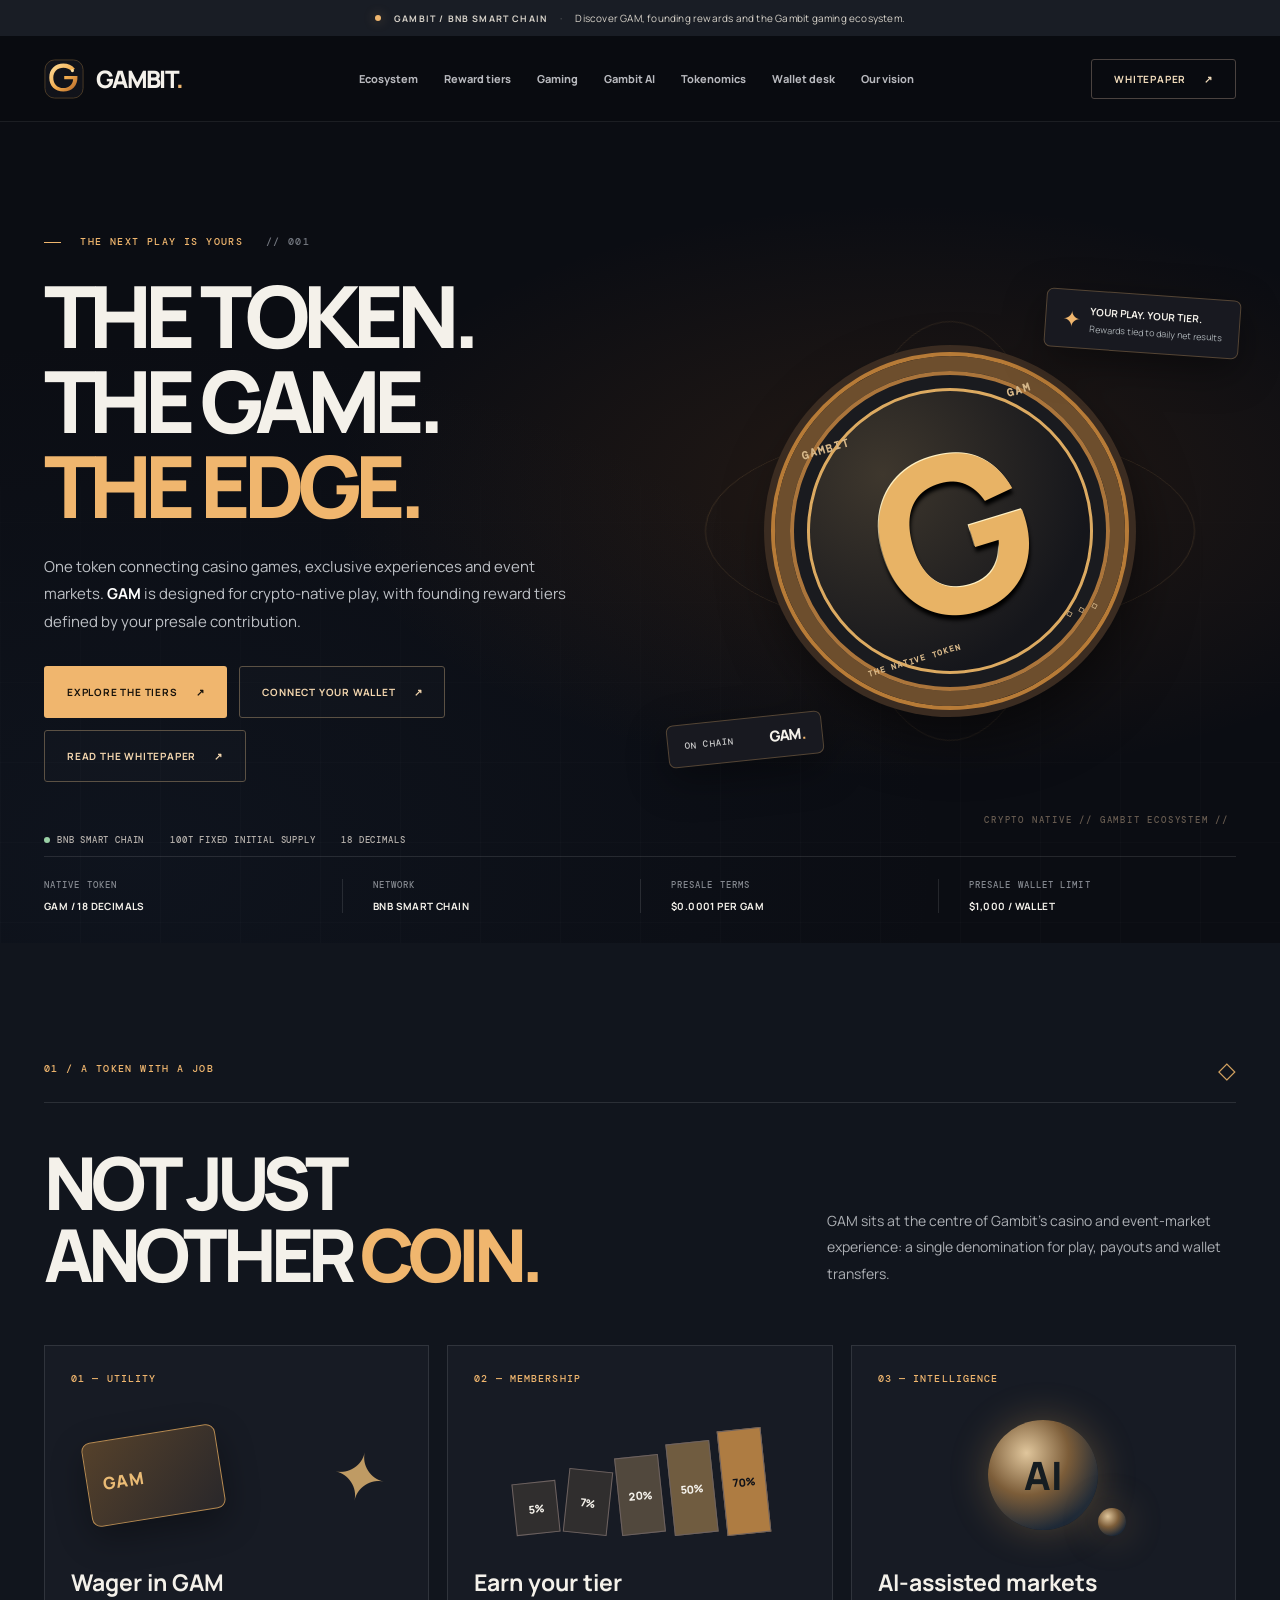
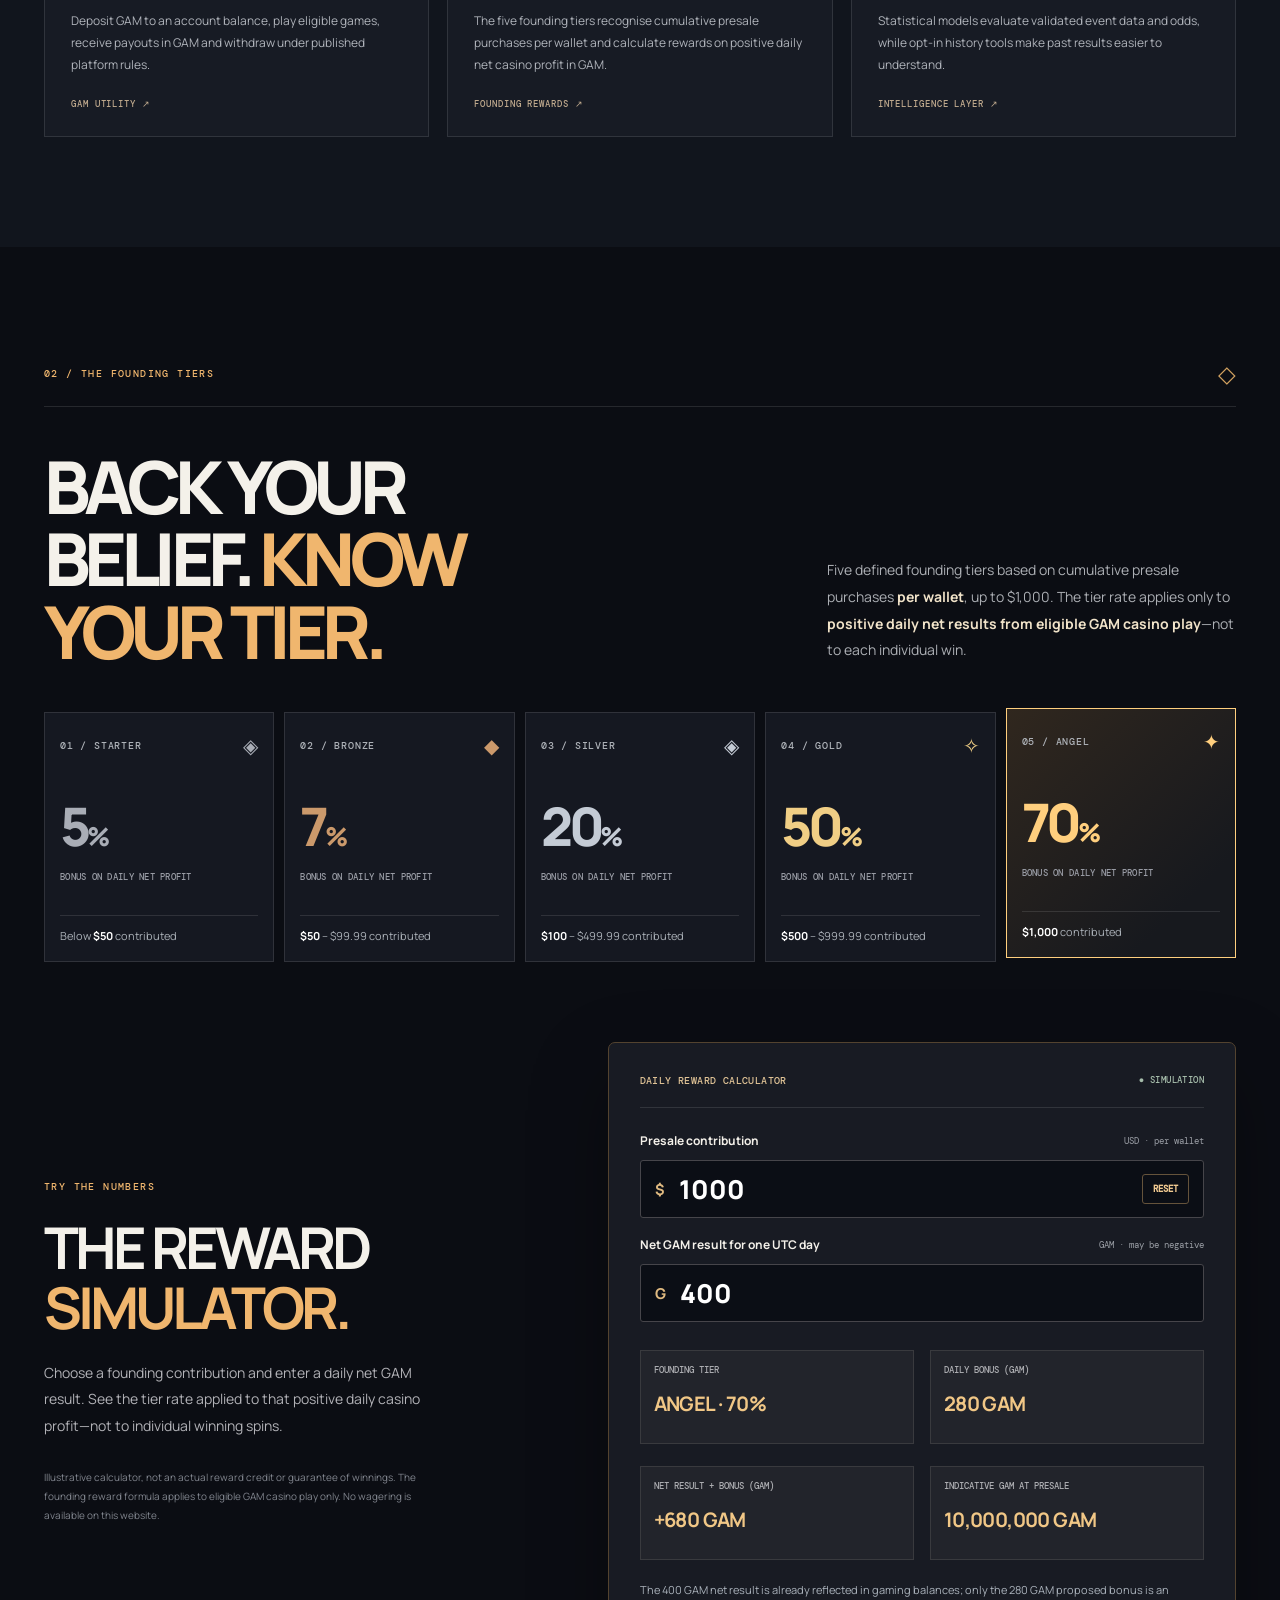
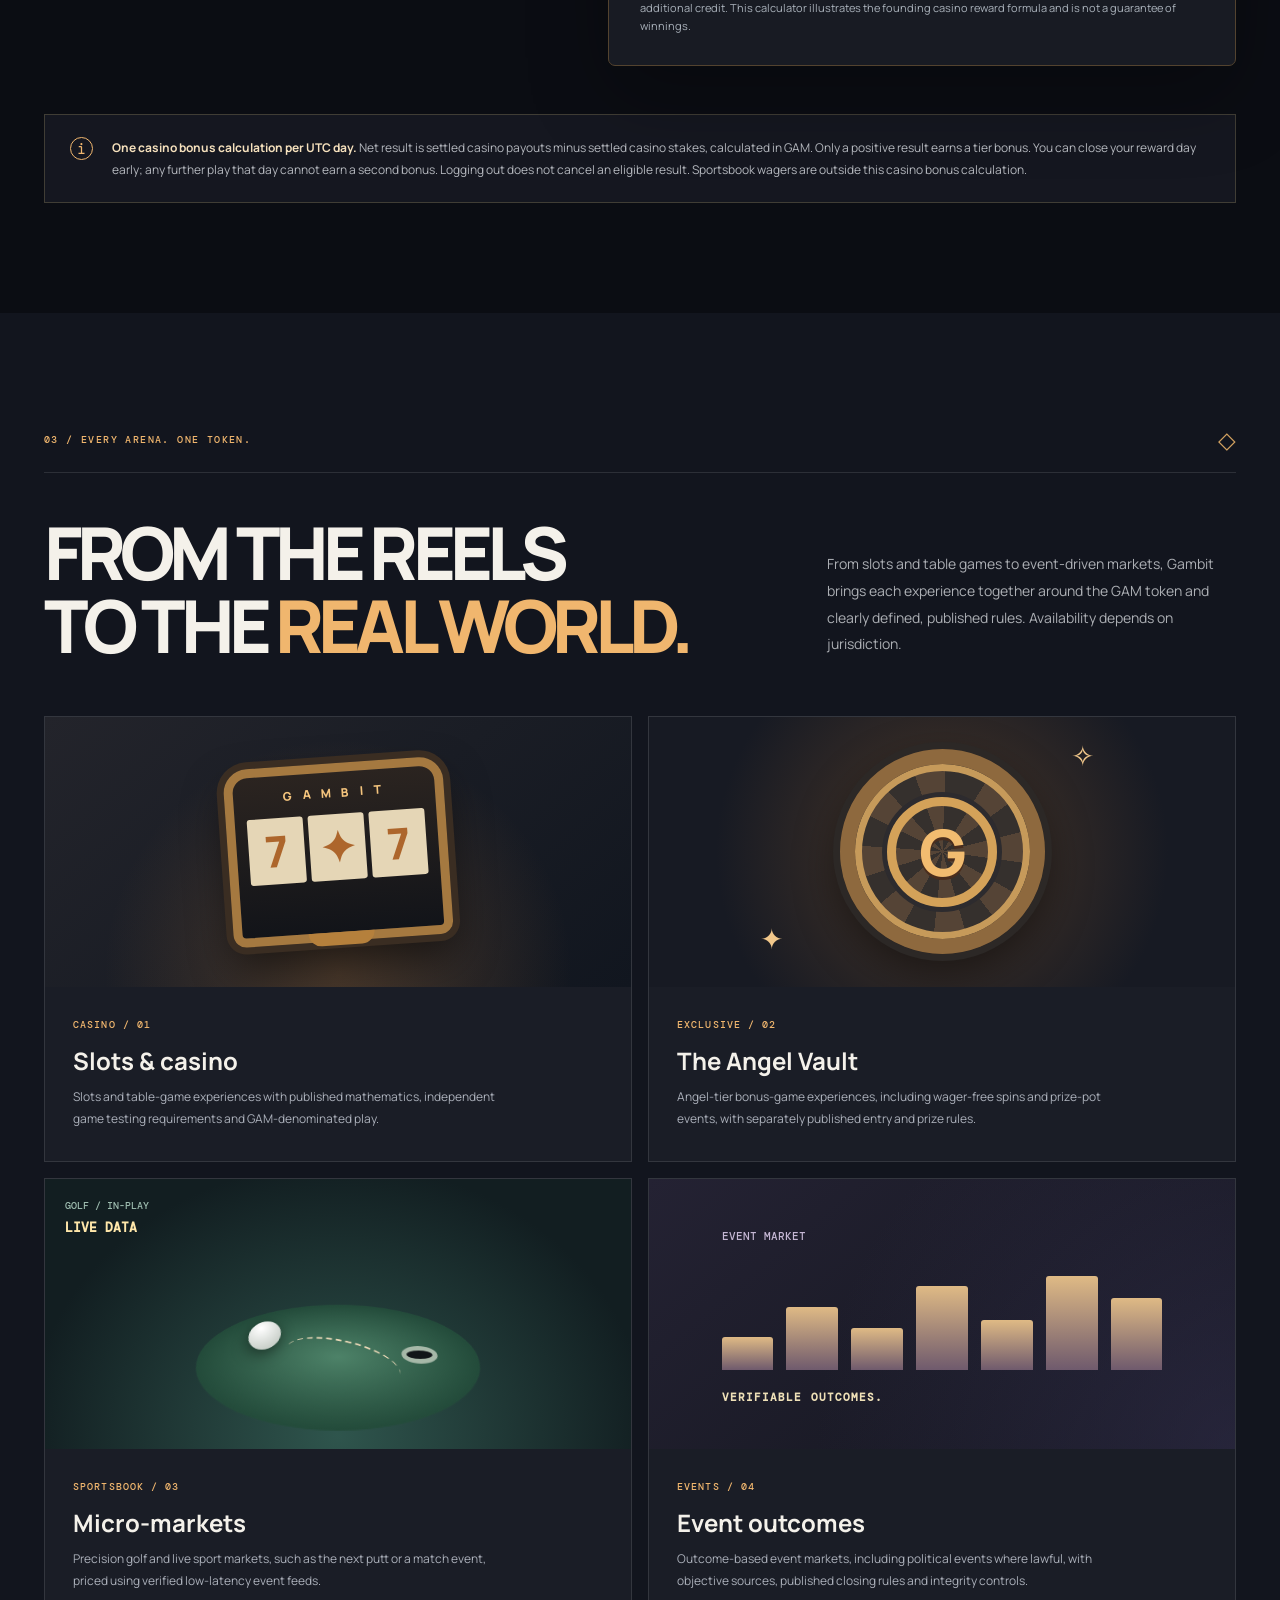
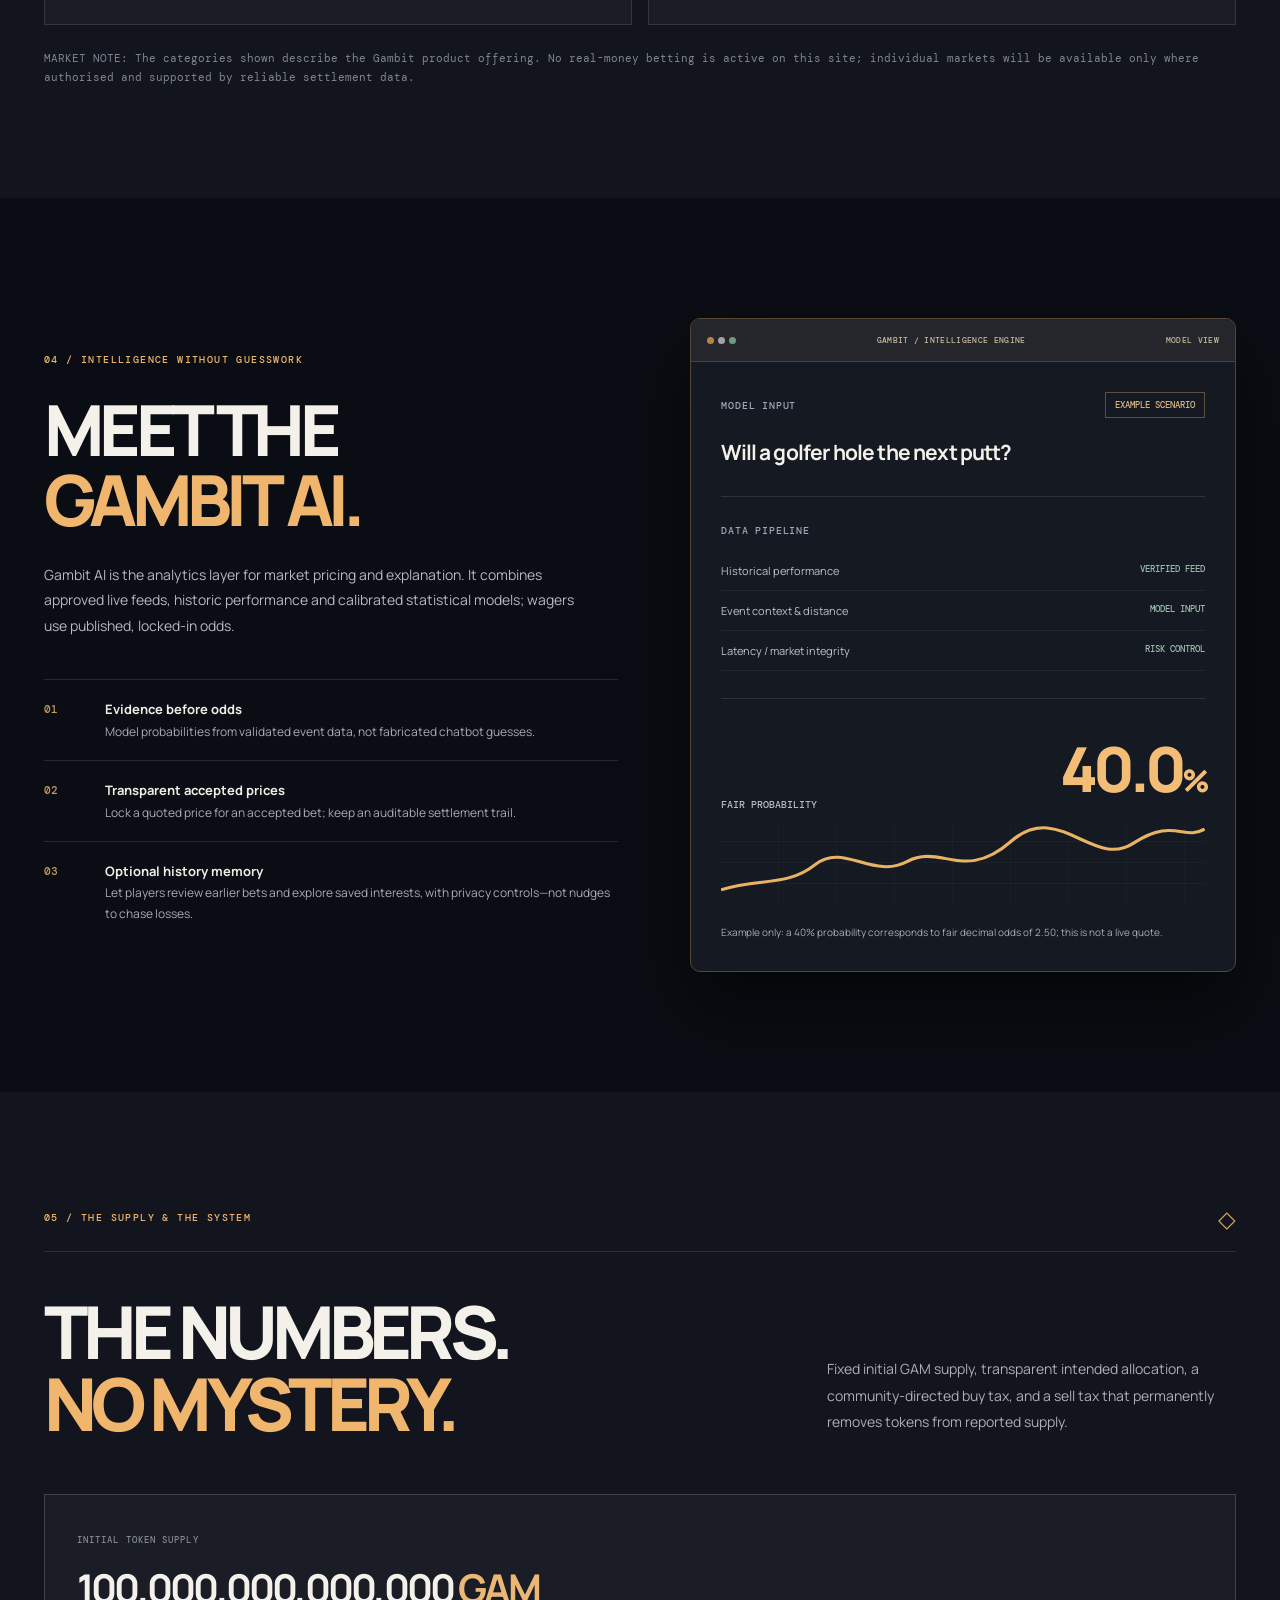
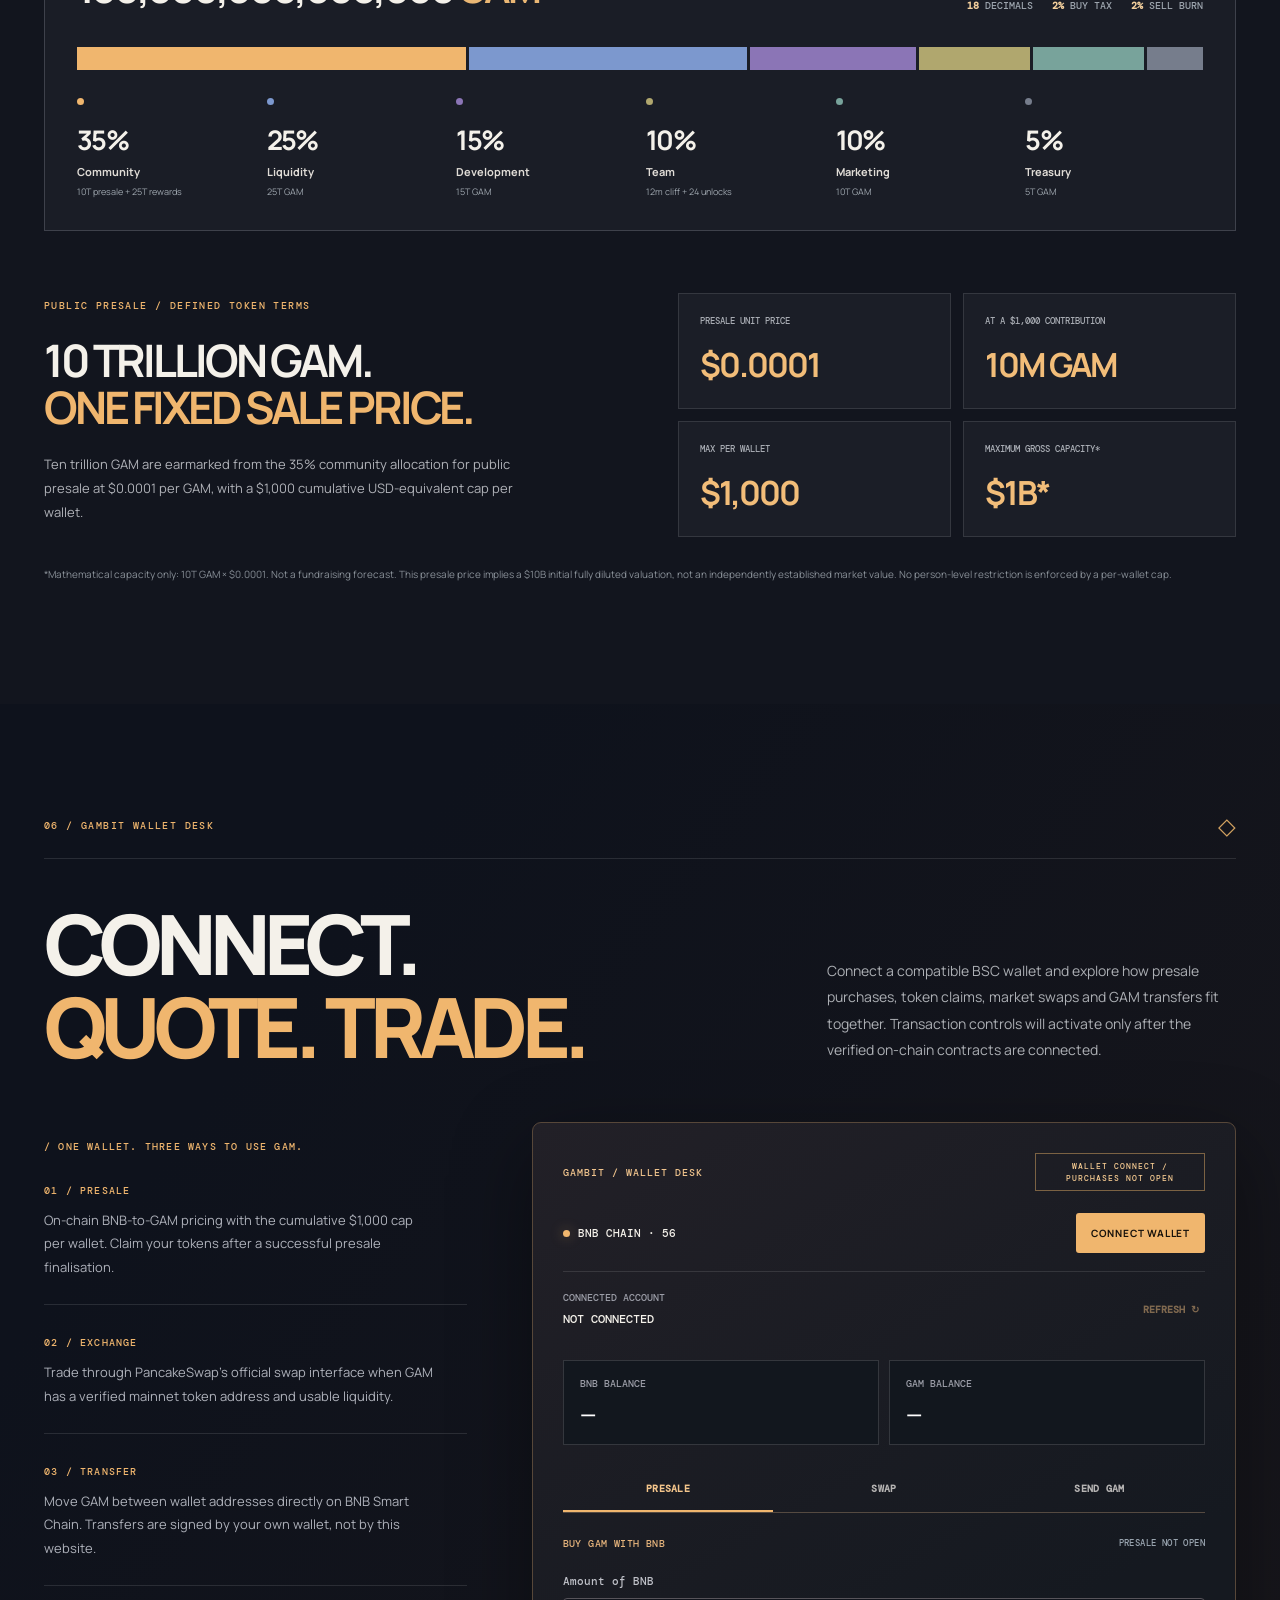
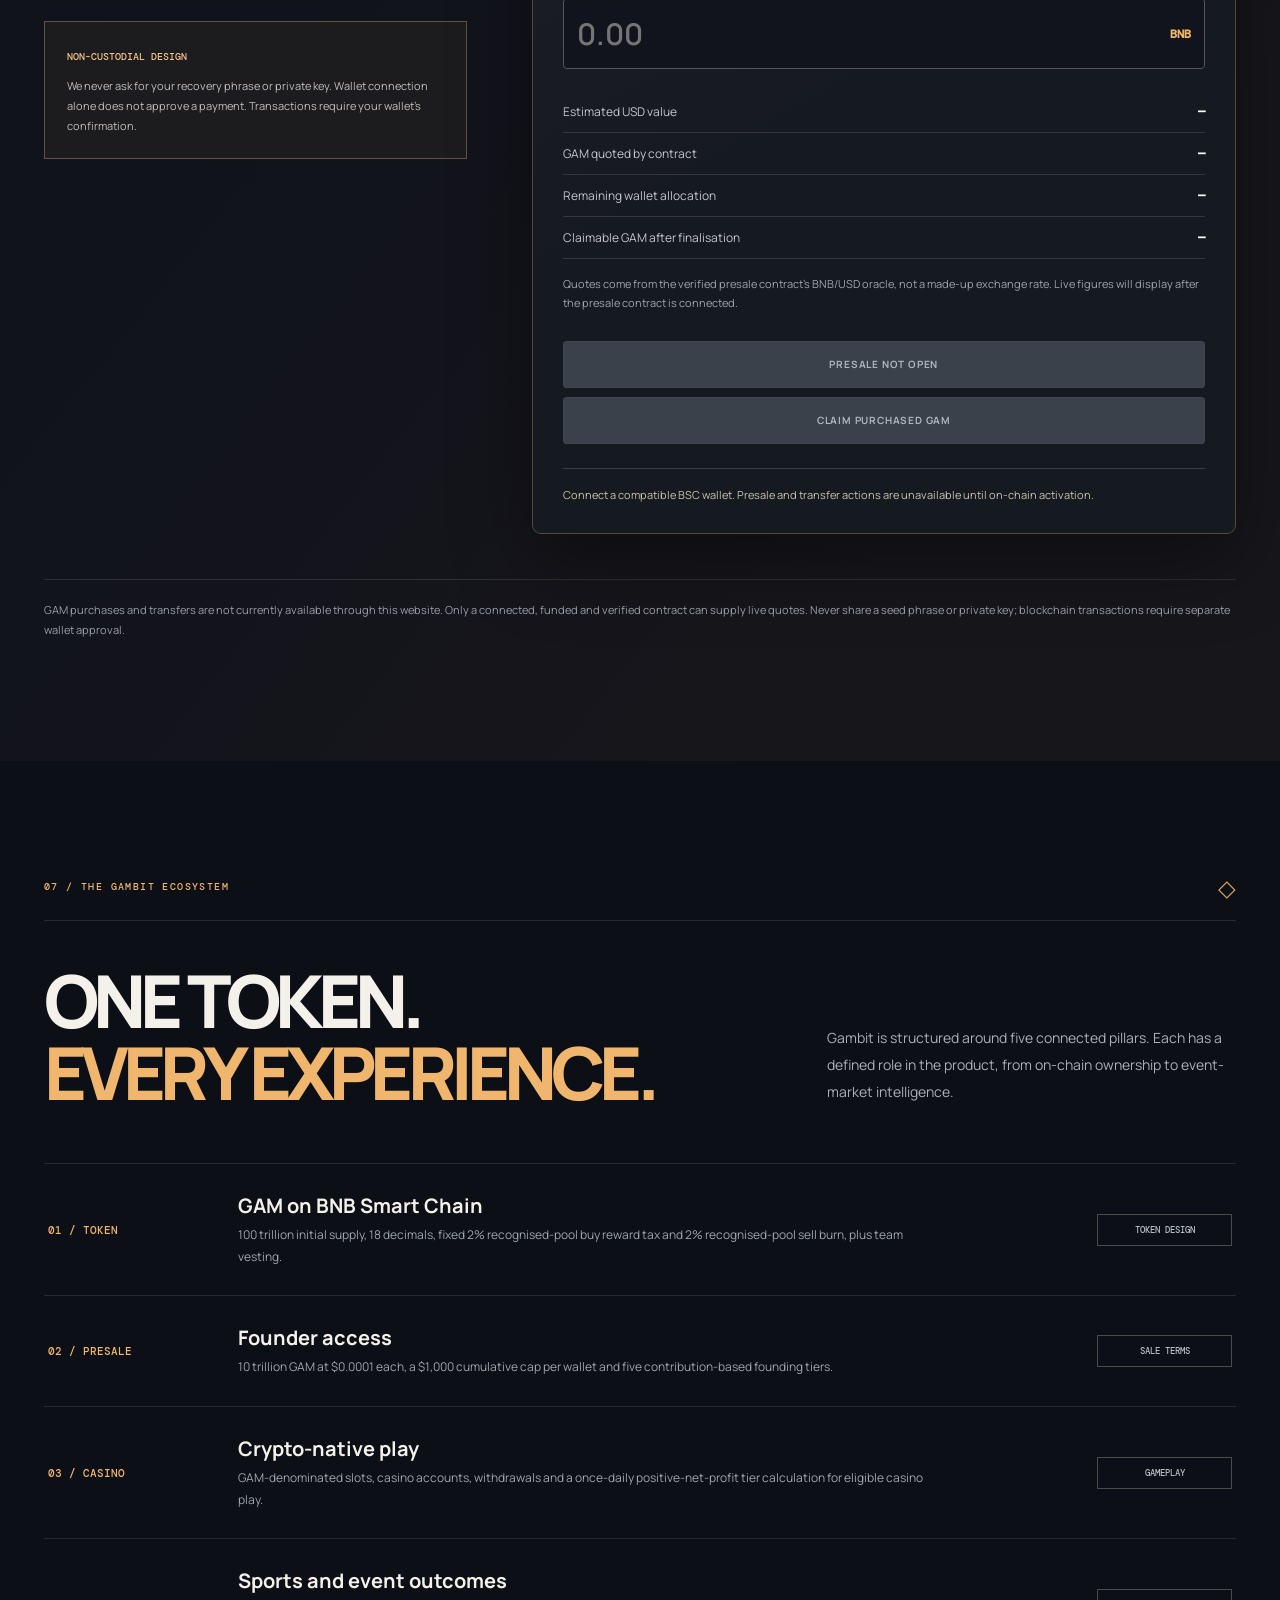
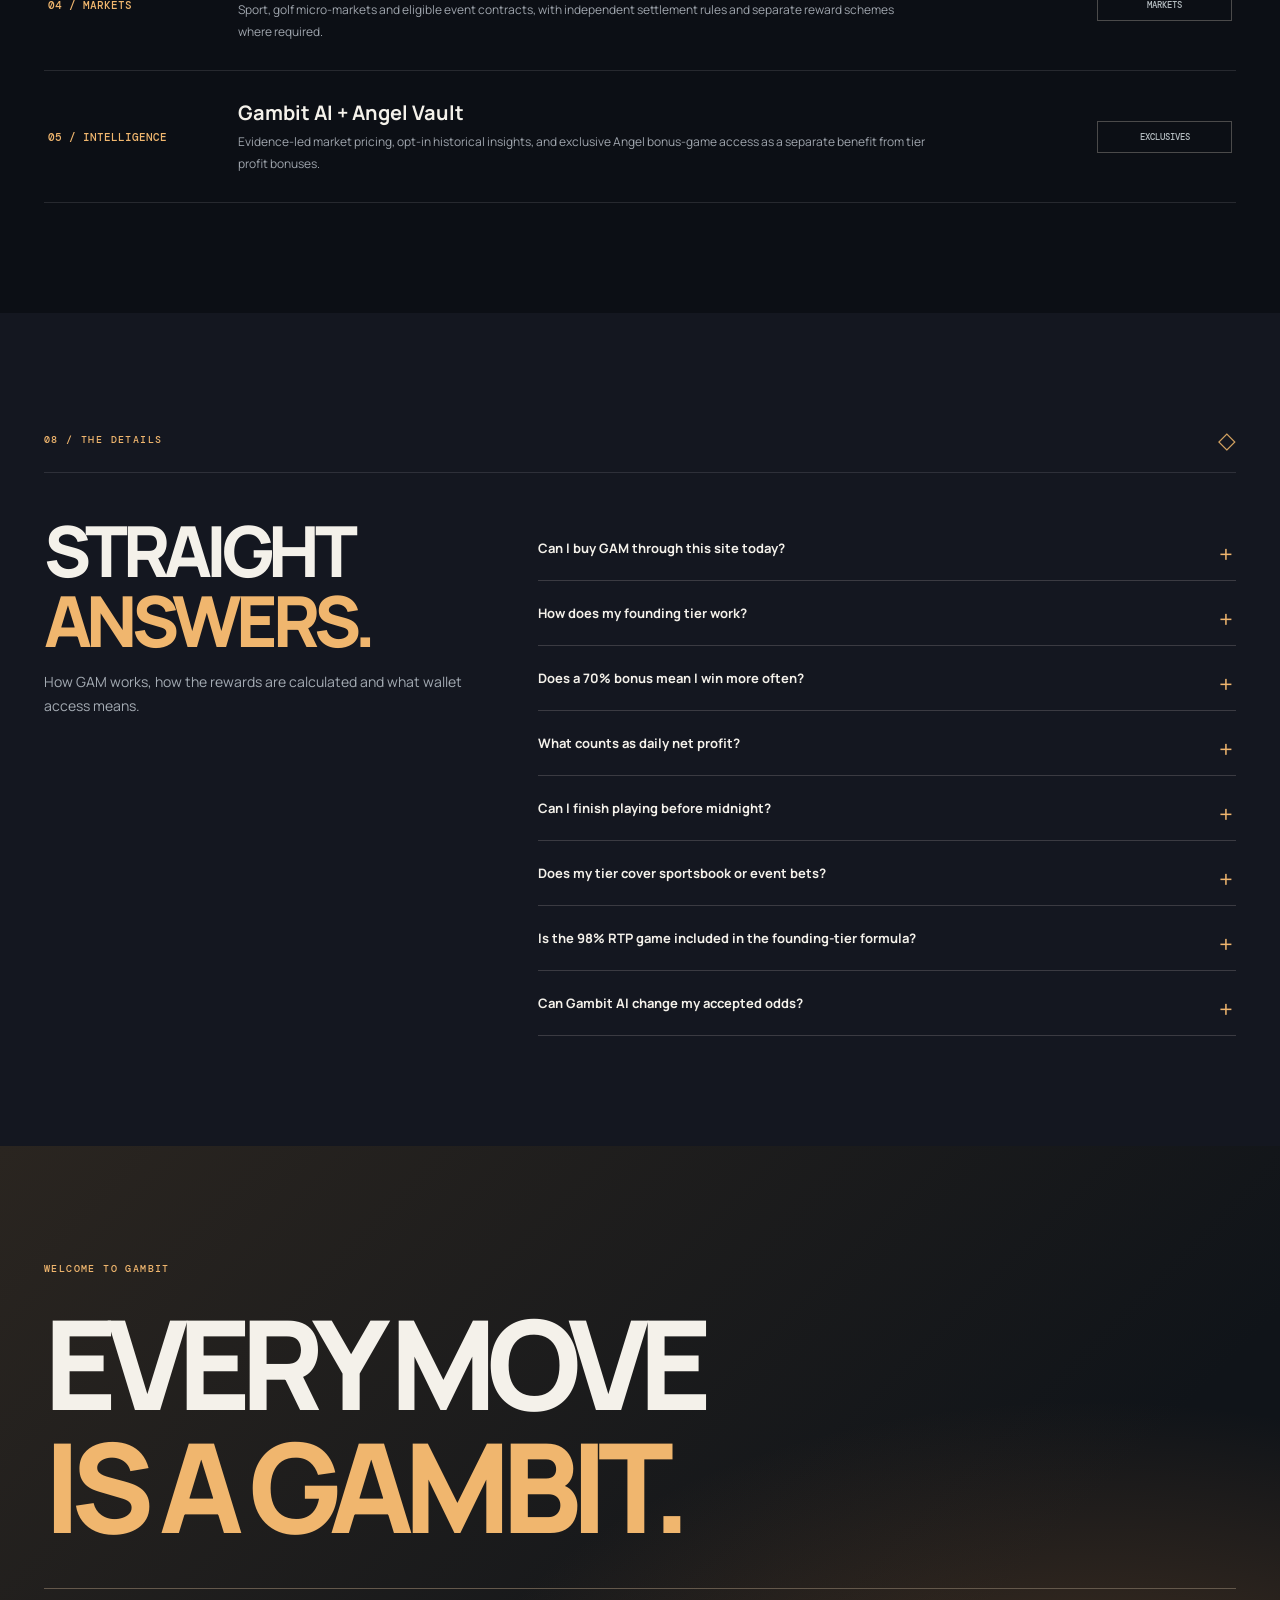
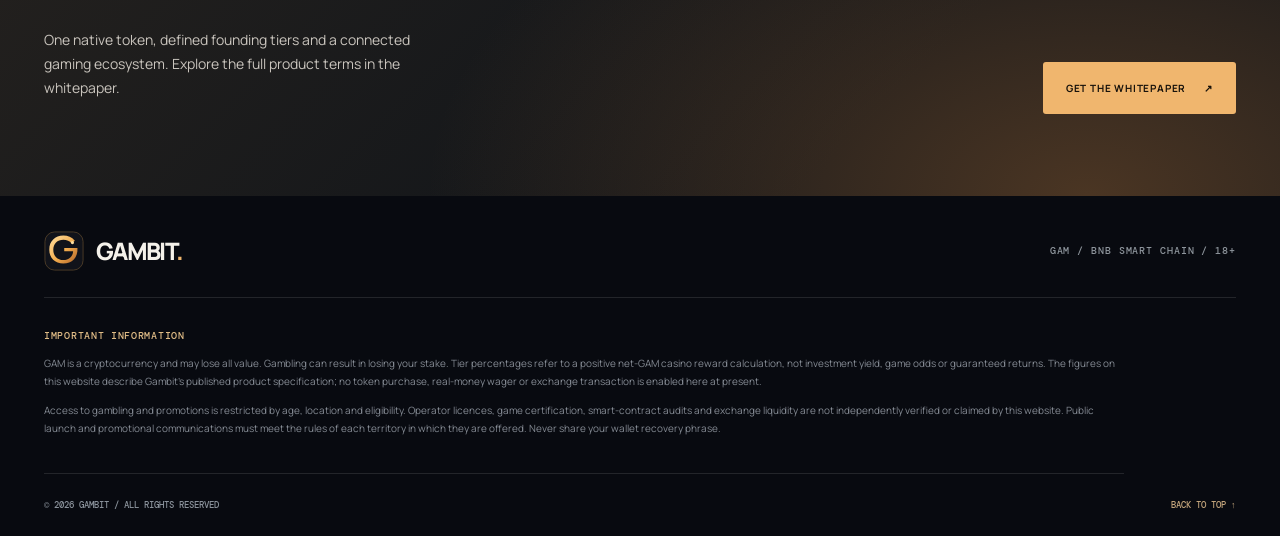
<file: index.html>
<!doctype html>
<html lang="en">
<head>
  <meta charset="utf-8"/>
  <meta name="viewport" content="width=device-width, initial-scale=1"/>
  <meta name="theme-color" content="#0a0d14"/>
  <meta property="og:type" content="website"/>
  <meta property="og:title" content="GAMBIT | The Token. The Game. The Edge."/>
  <meta property="og:description" content="Discover GAM, Gambit’s BNB Smart Chain gaming token: fixed tokenomics, founding rewards, casino experiences, the Angel Vault and AI-assisted event markets."/>
  <meta property="og:image" content="assets/img/social-preview.png"/>
  <meta name="twitter:card" content="summary_large_image"/>
  <meta name="description" content="Gambit (GAM) is the token at the heart of a crypto-native gaming ecosystem. Explore the founding tiers, daily net-profit reward formula, tokenomics, Angel Vault and GAM wallet experience."/>
  <title>GAMBIT | The Token. The Game. The Edge.</title>
  <link rel="icon" type="image/svg+xml" href="assets/img/favicon.svg"/>
  <link rel="preconnect" href="https://fonts.googleapis.com"/>
  <link rel="preconnect" href="https://fonts.gstatic.com" crossorigin/>
  <link href="https://fonts.googleapis.com/css2?family=DM+Mono:wght@400;500&family=Manrope:wght@400;500;600;700;800&display=swap" rel="stylesheet"/>
  <link rel="stylesheet" href="assets/css/styles.css"/>
  <link rel="stylesheet" href="assets/css/exchange.css"/>
  <script defer src="assets/js/config.js"></script>
  <script defer src="assets/js/site.js"></script>
  <script defer src="assets/js/exchange.js"></script>
</head>
<body>
  <a class="skip-link" href="#main">Skip to content</a>
  <div class="announcement"><span class="dot-live"></span><strong>GAMBIT / BNB SMART CHAIN</strong><span class="ann-sep">·</span><span>Discover GAM, founding rewards and the Gambit gaming ecosystem.</span></div>
  <header class="header" id="top">
    <nav class="nav container" aria-label="Primary navigation">
      <a class="brand" href="#top" aria-label="Gambit home"><img src="assets/img/gambit-mark.svg" alt=""/><span>GAMBIT<span class="brand-period">.</span></span></a>
      <button class="menu-toggle" id="menu-toggle" aria-controls="nav-links" aria-expanded="false" aria-label="Open navigation"><span></span><span></span><span></span></button>
      <div class="nav-links" id="nav-links"><a href="#why-gam">Ecosystem</a><a href="#rewards">Reward tiers</a><a href="#casino">Gaming</a><a href="#ai">Gambit AI</a><a href="#tokenomics">Tokenomics</a><a href="#exchange">Wallet desk</a><a href="#roadmap">Our vision</a></div>
      <a class="button button-quiet nav-paper" href="whitepaper/Gambit_Whitepaper_v2_2.pdf" target="_blank" rel="noopener">WHITEPAPER <span aria-hidden="true">↗</span></a>
    </nav>
  </header>

  <main id="main">
    <section class="hero section" id="overview">
      <div class="hero-glow"></div>
      <div class="container hero-layout">
        <div class="hero-copy">
          <div class="eyebrow"><span class="mini-line"></span> THE NEXT PLAY IS YOURS <span class="eyebrow-index">// 001</span></div>
          <h1>THE TOKEN.<br/>THE GAME.<br/><em>THE EDGE.</em></h1>
          <p class="hero-lede">One token connecting casino games, exclusive experiences and event markets. <strong>GAM</strong> is designed for crypto-native play, with founding reward tiers defined by your presale contribution.</p>
          <div class="hero-actions"><a class="button button-gold" href="#rewards">EXPLORE THE TIERS <span aria-hidden="true">↗</span></a><a class="button button-border" href="#exchange">CONNECT YOUR WALLET <span aria-hidden="true">↗</span></a><a class="button button-border" href="whitepaper/Gambit_Whitepaper_v2_2.pdf" target="_blank" rel="noopener">READ THE WHITEPAPER <span aria-hidden="true">↗</span></a></div>
          <div class="hero-trust"><span><i class="status-spark"></i> BNB SMART CHAIN</span><span>100T FIXED INITIAL SUPPLY</span><span>18 DECIMALS</span></div>
        </div>
        <div class="hero-art" aria-label="Illustrative Gambit platform concept">
          <div class="halo halo-one"></div><div class="halo halo-two"></div>
          <div class="hero-chip"><div class="chip-edge"><span>GAMBIT</span><span>GAM</span></div><div class="chip-letter">G</div><div class="chip-foot"><span>THE NATIVE TOKEN</span><span>◇ ◇ ◇</span></div></div>
          <div class="float-card float-card-top"><span class="float-icon">✦</span><span><strong>YOUR PLAY. YOUR TIER.</strong><small>Rewards tied to daily net results</small></span></div>
          <div class="float-card float-card-bottom"><span class="mono">ON CHAIN</span><span class="float-mini-mark">GAM<span>.</span></span></div>
          <div class="orbit-text">CRYPTO NATIVE // GAMBIT ECOSYSTEM //</div>
        </div>
      </div>
      <div class="container hero-baseline"><div class="baseline-item"><span class="data-label">NATIVE TOKEN</span><strong>GAM / 18 DECIMALS</strong></div><div class="baseline-item"><span class="data-label">NETWORK</span><strong>BNB SMART CHAIN</strong></div><div class="baseline-item"><span class="data-label">PRESALE TERMS</span><strong id="launch-label">$0.0001 PER GAM</strong></div><div class="baseline-item countdown-wrap" id="launch-countdown-wrap" hidden><span class="data-label">LAUNCH COUNTDOWN</span><strong id="countdown" aria-live="polite">—</strong></div><div class="baseline-item" id="wallet-cap-hero"><span class="data-label">PRESALE WALLET LIMIT</span><strong>$1,000 / WALLET</strong></div></div>
    </section>

    <section class="section intro-section" id="why-gam"><div class="container">
      <div class="section-top"><span class="eyebrow">01 / A TOKEN WITH A JOB</span><span class="number-sign">◇</span></div>
      <div class="section-heading-grid"><h2>NOT JUST<br/>ANOTHER <em>COIN.</em></h2><p>GAM sits at the centre of Gambit’s casino and event-market experience: a single denomination for play, payouts and wallet transfers.</p></div>
      <div class="feature-grid">
        <article class="feature-card"><div class="feature-no">01 — UTILITY</div><div class="feature-art feature-art-wallet"><span>GAM</span><span class="spark-emoji">✦</span></div><h3>Wager in GAM</h3><p>Deposit GAM to an account balance, play eligible games, receive payouts in GAM and withdraw under published platform rules.</p><span class="small-arrow">GAM UTILITY ↗</span></article>
        <article class="feature-card"><div class="feature-no">02 — MEMBERSHIP</div><div class="feature-art feature-art-tier"><span>5%</span><span>7%</span><span>20%</span><span>50%</span><span>70%</span></div><h3>Earn your tier</h3><p>The five founding tiers recognise cumulative presale purchases per wallet and calculate rewards on positive daily net casino profit in GAM.</p><span class="small-arrow">FOUNDING REWARDS ↗</span></article>
        <article class="feature-card"><div class="feature-no">03 — INTELLIGENCE</div><div class="feature-art feature-art-ai"><span class="orb"></span><span class="ai-letter">AI</span><span class="orb orb-small"></span></div><h3>AI-assisted markets</h3><p>Statistical models evaluate validated event data and odds, while opt-in history tools make past results easier to understand.</p><span class="small-arrow">INTELLIGENCE LAYER ↗</span></article>
      </div>
    </div></section>

    <section class="section rewards-section" id="rewards"><div class="container">
      <div class="section-top"><span class="eyebrow">02 / THE FOUNDING TIERS</span><span class="number-sign">◇</span></div>
      <div class="section-heading-grid rewards-heading"><h2>BACK YOUR<br/>BELIEF. <em>KNOW<br/>YOUR TIER.</em></h2><p>Five defined founding tiers based on cumulative presale purchases <strong>per wallet</strong>, up to $1,000. The tier rate applies only to <strong>positive daily net results from eligible GAM casino play</strong>—not to each individual win.</p></div>
      <div class="tier-grid" id="tier-grid">
        <article class="tier-card tier-starter" data-min="0" data-max="49.999"><div class="tier-top"><span class="tier-ordinal">01 / STARTER</span><span class="tier-glyph">◈</span></div><h3>5<span>%</span></h3><p class="tier-description">BONUS ON DAILY NET PROFIT</p><div class="tier-rule"></div><p class="tier-threshold">Below <strong>$50</strong> contributed</p></article>
        <article class="tier-card tier-bronze" data-min="50" data-max="99.999"><div class="tier-top"><span class="tier-ordinal">02 / BRONZE</span><span class="tier-glyph">◆</span></div><h3>7<span>%</span></h3><p class="tier-description">BONUS ON DAILY NET PROFIT</p><div class="tier-rule"></div><p class="tier-threshold"><strong>$50</strong> – $99.99 contributed</p></article>
        <article class="tier-card tier-silver" data-min="100" data-max="499.999"><div class="tier-top"><span class="tier-ordinal">03 / SILVER</span><span class="tier-glyph">◈</span></div><h3>20<span>%</span></h3><p class="tier-description">BONUS ON DAILY NET PROFIT</p><div class="tier-rule"></div><p class="tier-threshold"><strong>$100</strong> – $499.99 contributed</p></article>
        <article class="tier-card tier-gold" data-min="500" data-max="999.999"><div class="tier-top"><span class="tier-ordinal">04 / GOLD</span><span class="tier-glyph">✧</span></div><h3>50<span>%</span></h3><p class="tier-description">BONUS ON DAILY NET PROFIT</p><div class="tier-rule"></div><p class="tier-threshold"><strong>$500</strong> – $999.99 contributed</p></article>
        <article class="tier-card tier-angel" data-min="1000" data-max="1000"><div class="tier-top"><span class="tier-ordinal">05 / ANGEL</span><span class="tier-glyph">✦</span></div><h3>70<span>%</span></h3><p class="tier-description">BONUS ON DAILY NET PROFIT</p><div class="tier-rule"></div><p class="tier-threshold"><strong>$1,000</strong> contributed</p></article>
      </div>
      <div class="calculator-grid">
        <div class="calc-copy"><span class="eyebrow">TRY THE NUMBERS</span><h3>THE REWARD<br/><em>SIMULATOR.</em></h3><p>Choose a founding contribution and enter a daily net GAM result. See the tier rate applied to that positive daily casino profit—not to individual winning spins.</p><p class="calc-footnote">Illustrative calculator, not an actual reward credit or guarantee of winnings. The founding reward formula applies to eligible GAM casino play only. No wagering is available on this website.</p></div>
        <div class="calc-panel"><div class="calc-panel-head"><span>DAILY REWARD CALCULATOR</span><span class="calc-indicator">● SIMULATION</span></div>
          <label for="invest-input">Presale contribution <span>USD · per wallet</span></label><div class="input-row"><span>$</span><input id="invest-input" type="number" inputmode="decimal" min="0" max="1000" step="1" value="1000"/><button class="input-reset" id="reset-example" type="button">RESET</button></div>
          <label for="profit-input">Net GAM result for one UTC day <span>GAM · may be negative</span></label><div class="input-row"><span>G</span><input id="profit-input" type="number" inputmode="decimal" step="1" value="400"/></div>
          <div class="calc-results"><div><small>FOUNDING TIER</small><strong id="sim-tier">ANGEL · 70%</strong></div><div><small>DAILY BONUS (GAM)</small><strong id="sim-bonus">280 GAM</strong></div><div><small>NET RESULT + BONUS (GAM)</small><strong id="sim-total">680 GAM</strong></div><div><small>INDICATIVE GAM AT PRESALE</small><strong id="sim-tokens">10,000,000 GAM</strong></div></div><p id="sim-note" class="sim-note" role="status">The 400 GAM of net winnings is already in the game balance; only the 280 GAM bonus is newly credited.</p>
        </div>
      </div>
      <div class="rule-banner"><span class="banner-icon">i</span><p><strong>One casino bonus calculation per UTC day.</strong> Net result is settled casino payouts minus settled casino stakes, calculated in GAM. Only a positive result earns a tier bonus. You can close your reward day early; any further play that day cannot earn a second bonus. Logging out does not cancel an eligible result. Sportsbook wagers are outside this casino bonus calculation.</p></div>
    </div></section>

    <section class="section casino-section" id="casino"><div class="container">
      <div class="section-top"><span class="eyebrow">03 / EVERY ARENA. ONE TOKEN.</span><span class="number-sign">◇</span></div>
      <div class="section-heading-grid"><h2>FROM THE REELS<br/>TO THE <em>REAL WORLD.</em></h2><p>From slots and table games to event-driven markets, Gambit brings each experience together around the GAM token and clearly defined, published rules. Availability depends on jurisdiction.</p></div>
      <div class="arena-grid"><article class="arena-card arena-slots"><div class="arena-graphic"><div class="slot-case"><div class="slot-title">G A M B I T</div><div class="slot-wheels"><span>7</span><span>✦</span><span>7</span></div><div class="slot-button"></div></div></div><div class="arena-info"><span class="small-tag">CASINO / 01</span><h3>Slots & casino</h3><p>Slots and table-game experiences with published mathematics, independent game testing requirements and GAM-denominated play.</p></div></article>
      <article class="arena-card arena-vault"><div class="arena-graphic"><div class="vault-door"><div class="vault-ring"></div><div class="vault-center">G</div></div><span class="vault-spark v1">✧</span><span class="vault-spark v2">✦</span></div><div class="arena-info"><span class="small-tag">EXCLUSIVE / 02</span><h3>The Angel Vault</h3><p>Angel-tier bonus-game experiences, including wager-free spins and prize-pot events, with separately published entry and prize rules.</p></div></article>
      <article class="arena-card arena-golf"><div class="arena-graphic"><div class="golf-orbit"><div class="golf-hole"></div><div class="golf-ball"></div><div class="golf-trail"></div></div><div class="golf-odds"><span>GOLF / IN-PLAY</span><strong>LIVE DATA</strong></div></div><div class="arena-info"><span class="small-tag">SPORTSBOOK / 03</span><h3>Micro-markets</h3><p>Precision golf and live sport markets, such as the next putt or a match event, priced using verified low-latency event feeds.</p></div></article>
      <article class="arena-card arena-events"><div class="arena-graphic"><div class="event-lines"><span>EVENT MARKET</span><div class="event-bars"><i></i><i></i><i></i><i></i><i></i><i></i><i></i></div><strong>VERIFIABLE OUTCOMES.</strong></div></div><div class="arena-info"><span class="small-tag">EVENTS / 04</span><h3>Event outcomes</h3><p>Outcome-based event markets, including political events where lawful, with objective sources, published closing rules and integrity controls.</p></div></article></div>
      <div class="arena-note">MARKET NOTE: The categories shown describe the Gambit product offering. No real-money betting is active on this site; individual markets will be available only where authorised and supported by reliable settlement data.</div>
    </div></section>

    <section class="section ai-section" id="ai"><div class="container ai-layout">
      <div class="ai-story"><span class="eyebrow">04 / INTELLIGENCE WITHOUT GUESSWORK</span><h2>MEET THE<br/><em>GAMBIT AI.</em></h2><p>Gambit AI is the analytics layer for market pricing and explanation. It combines approved live feeds, historic performance and calibrated statistical models; wagers use published, locked-in odds.</p><div class="ai-points"><div><span>01</span><p><strong>Evidence before odds</strong><br/>Model probabilities from validated event data, not fabricated chatbot guesses.</p></div><div><span>02</span><p><strong>Transparent accepted prices</strong><br/>Lock a quoted price for an accepted bet; keep an auditable settlement trail.</p></div><div><span>03</span><p><strong>Optional history memory</strong><br/>Let players review earlier bets and explore saved interests, with privacy controls—not nudges to chase losses.</p></div></div></div>
      <div class="ai-console" aria-label="Illustrative market analytics interface, not live odds"><div class="console-head"><span class="console-lights"><i></i><i></i><i></i></span><span>GAMBIT / INTELLIGENCE ENGINE</span><span>MODEL VIEW</span></div><div class="console-body"><div class="console-line"><span class="mono light-label">MODEL INPUT</span><span class="console-tag">EXAMPLE SCENARIO</span></div><div class="console-input">Will a golfer hole the next putt?</div><div class="console-divider"></div><div class="console-label">DATA PIPELINE</div><div class="console-feed"><div class="console-feed-row"><span>Historical performance</span><span>VERIFIED FEED</span></div><div class="console-feed-row"><span>Event context & distance</span><span>MODEL INPUT</span></div><div class="console-feed-row"><span>Latency / market integrity</span><span>RISK CONTROL</span></div></div><div class="console-divider"></div><div class="console-output"><span>FAIR PROBABILITY</span><strong>40.0<span>%</span></strong></div><div class="console-graph" aria-hidden="true"><div class="graph-grid"></div><svg viewBox="0 0 400 82" preserveAspectRatio="none"><path d="M0 68 C 32 56,55 65,78 43 S 126 58,154 40 S 201 61,240 20 S 308 48,341 22 S 383 20,400 8" fill="none" stroke="#e8b365" stroke-width="3"/></svg></div><div class="console-fine">Example only: a 40% probability corresponds to fair decimal odds of 2.50; this is not a live quote.</div></div></div>
    </div></section>

    <section class="section token-section" id="tokenomics"><div class="container">
      <div class="section-top"><span class="eyebrow">05 / THE SUPPLY & THE SYSTEM</span><span class="number-sign">◇</span></div>
      <div class="section-heading-grid"><h2>THE NUMBERS.<br/><em>NO MYSTERY.</em></h2><p>Fixed initial GAM supply, transparent intended allocation, a community-directed buy tax, and a sell tax that permanently removes tokens from reported supply.</p></div>
      <div class="token-panel"><div class="token-head"><div><span class="data-label">INITIAL TOKEN SUPPLY</span><h3>100,000,000,000,000 <span>GAM</span></h3></div><div class="token-rules"><span><b>18</b> DECIMALS</span><span><b>2%</b> BUY TAX</span><span><b>2%</b> SELL BURN</span></div></div><div class="supply-strip" role="img" aria-label="35 percent community, 25 percent liquidity, 15 percent development, 10 percent team, 10 percent marketing and 5 percent treasury"><span style="--w:35;--c:#f0b66e"></span><span style="--w:25;--c:#7c98ce"></span><span style="--w:15;--c:#8b75b6"></span><span style="--w:10;--c:#b0a76e"></span><span style="--w:10;--c:#78a39b"></span><span style="--w:5;--c:#767d8c"></span></div><div class="allocation-grid"><div><i style="--c:#f0b66e"></i><strong>35%</strong><span>Community</span><small>10T presale + 25T rewards</small></div><div><i style="--c:#7c98ce"></i><strong>25%</strong><span>Liquidity</span><small>25T GAM</small></div><div><i style="--c:#8b75b6"></i><strong>15%</strong><span>Development</span><small>15T GAM</small></div><div><i style="--c:#b0a76e"></i><strong>10%</strong><span>Team</span><small>12m cliff + 24 unlocks</small></div><div><i style="--c:#78a39b"></i><strong>10%</strong><span>Marketing</span><small>10T GAM</small></div><div><i style="--c:#767d8c"></i><strong>5%</strong><span>Treasury</span><small>5T GAM</small></div></div></div>
      <div class="presale-grid"><div><span class="eyebrow">PUBLIC PRESALE / DEFINED TOKEN TERMS</span><h3>10 TRILLION GAM.<br/><em>ONE FIXED SALE PRICE.</em></h3><p>Ten trillion GAM are earmarked from the 35% community allocation for public presale at $0.0001 per GAM, with a $1,000 cumulative USD-equivalent cap per wallet.</p></div><div class="presale-metrics"><div><span>PRESALE UNIT PRICE</span><strong>$0.0001</strong></div><div><span>AT A $1,000 CONTRIBUTION</span><strong>10M GAM</strong></div><div><span>MAX PER WALLET</span><strong>$1,000</strong></div><div><span>MAXIMUM GROSS CAPACITY*</span><strong>$1B*</strong></div></div></div><p class="foot-asterisk">*Mathematical capacity only: 10T GAM × $0.0001. Not a fundraising forecast. This presale price implies a $10B initial fully diluted valuation, not an independently established market value. No person-level restriction is enforced by a per-wallet cap.</p>
    </div></section>


    <section class="section exchange-section" id="exchange">
      <div class="container">
        <div class="section-top"><span class="eyebrow">06 / GAMBIT WALLET DESK</span><span class="number-sign">◇</span></div>
        <div class="section-heading-grid"><h2>CONNECT.<br/><em>QUOTE. TRADE.</em></h2><p>Connect a compatible BSC wallet and explore how presale purchases, token claims, market swaps and GAM transfers fit together. Transaction controls will activate only after the verified on-chain contracts are connected.</p></div>
        <div class="exchange-layout">
          <div class="exchange-intro">
            <div class="desk-tag">/ ONE WALLET. THREE WAYS TO USE GAM.</div>
            <div class="desk-feature"><b>01 / PRESALE</b><p>On-chain BNB-to-GAM pricing with the cumulative $1,000 cap per wallet. Claim your tokens after a successful presale finalisation.</p></div>
            <div class="desk-feature"><b>02 / EXCHANGE</b><p>Trade through PancakeSwap's official swap interface when GAM has a verified mainnet token address and usable liquidity.</p></div>
            <div class="desk-feature"><b>03 / TRANSFER</b><p>Move GAM between wallet addresses directly on BNB Smart Chain. Transfers are signed by your own wallet, not by this website.</p></div>
            <div class="desk-safety"><strong>NON-CUSTODIAL DESIGN</strong><p>We never ask for your recovery phrase or private key. Wallet connection alone does not approve a payment. Transactions require your wallet's confirmation.</p></div>
          </div>
          <div class="exchange-card" aria-label="Gambit wallet and exchange interface">
            <div class="desk-card-top"><span>GAMBIT / WALLET DESK</span><span class="desk-chip" id="desk-mode">WALLET CONNECT</span></div>
            <div class="desk-network"><span><i class="desk-network-dot"></i><span id="desk-chain">BNB CHAIN · 56</span></span><button id="desk-connect" type="button" class="button button-gold desk-connect">CONNECT WALLET</button></div>
            <div class="desk-identity"><div><small>CONNECTED ACCOUNT</small><strong id="desk-account">NOT CONNECTED</strong></div><button type="button" id="desk-refresh" class="desk-text-btn" disabled>REFRESH ↻</button></div>
            <div class="desk-balances"><div><span>BNB BALANCE</span><strong id="desk-bnb-balance">—</strong></div><div><span>GAM BALANCE</span><strong id="desk-gam-balance">—</strong></div></div>
            <div class="desk-tabs" role="tablist" aria-label="Wallet actions">
              <button type="button" class="desk-tab active" role="tab" aria-selected="true" aria-controls="desk-presale" data-tab="presale" id="tab-presale">PRESALE</button>
              <button type="button" class="desk-tab" role="tab" aria-selected="false" aria-controls="desk-swap" data-tab="swap" id="tab-swap">SWAP</button>
              <button type="button" class="desk-tab" role="tab" aria-selected="false" aria-controls="desk-transfer" data-tab="transfer" id="tab-transfer">SEND GAM</button>
            </div>
            <div id="desk-presale" class="desk-panel" role="tabpanel" aria-labelledby="tab-presale">
              <div class="desk-caption"><span>BUY GAM WITH BNB</span><span id="desk-sale-state">PRESALE NOT OPEN</span></div>
              <label for="desk-buy-amount">Amount of BNB</label>
              <div class="desk-number-field"><input id="desk-buy-amount" type="text" inputmode="decimal" autocomplete="off" placeholder="0.00" aria-describedby="desk-quote-note"/><span>BNB</span></div>
              <div class="desk-quote-rows"><div><span>Estimated USD value</span><b id="desk-usd-quote">—</b></div><div><span>GAM quoted by contract</span><b id="desk-gam-quote">—</b></div><div><span>Remaining wallet allocation</span><b id="desk-wallet-remaining">—</b></div><div><span>Claimable GAM after finalisation</span><b id="desk-claim-amount">—</b></div></div>
              <p id="desk-quote-note" class="desk-caption-note">Quotes come from the verified presale contract's BNB/USD oracle, not a made-up exchange rate. Live figures will display after the presale contract is connected.</p>
              <button id="desk-buy" class="button button-gold desk-action" type="button" disabled>PRESALE NOT OPEN</button>
              <button id="desk-claim" class="button button-border desk-action" type="button" disabled>CLAIM PURCHASED GAM</button>
            </div>
            <div id="desk-swap" class="desk-panel" role="tabpanel" aria-labelledby="tab-swap" hidden>
              <div class="desk-caption"><span>BNB ↔ GAM</span><span>OFFICIAL DEX</span></div>
              <div class="desk-swap-pair"><div>BNB <span>⇄</span> GAM</div><small>Trade through PancakeSwap after liquidity is established.</small></div>
              <p class="desk-caption-note">GAM has a 2% buy tax and 2% sell burn for recognised V2 pairs. PancakeSwap chooses the route and displays prices, liquidity and slippage. Its V3 pools do not support standard taxed transfers.</p>
              <a id="desk-dex-link" class="button button-gold desk-action desk-disabled-link" href="#exchange" aria-disabled="true" tabindex="-1" target="_blank" rel="noopener noreferrer">TRADING NOT OPEN</a>
            </div>
            <div id="desk-transfer" class="desk-panel" role="tabpanel" aria-labelledby="tab-transfer" hidden>
              <div class="desk-caption"><span>WALLET-TO-WALLET</span><span>ON CHAIN</span></div>
              <label for="desk-recipient">Recipient BSC address</label>
              <input id="desk-recipient" class="desk-input" type="text" autocomplete="off" spellcheck="false" placeholder="0x…"/>
              <label for="desk-send-amount">Amount of GAM</label>
              <div class="desk-number-field"><input id="desk-send-amount" type="text" inputmode="decimal" autocomplete="off" placeholder="0.00"/><span>GAM</span></div>
              <p class="desk-caption-note">Transfers are irreversible. Double-check the recipient and network. Normal wallet-to-wallet GAM transfers have no trading tax, but transfers to recognised exchange pairs may be taxed.</p>
              <button id="desk-send" class="button button-gold desk-action" type="button" disabled>GAM TRANSFERS NOT OPEN</button>
            </div>
            <p class="desk-status" id="desk-status" role="status" aria-live="polite">Connect a compatible BSC wallet. Presale and transfer actions are unavailable until on-chain activation.</p>
            <a href="#exchange" id="desk-tx-link" class="desk-tx-link" target="_blank" rel="noopener noreferrer" hidden>VIEW TRANSACTION ON BLOCK EXPLORER ↗</a>
          </div>
        </div>
        <p class="exchange-note">GAM purchases and transfers are not currently available through this website. Only a connected, funded and verified contract can supply live quotes. Never share a seed phrase or private key; blockchain transactions require separate wallet approval.</p>
      </div>
    </section>

    <section class="section roadmap-section" id="roadmap"><div class="container"><div class="section-top"><span class="eyebrow">07 / THE GAMBIT ECOSYSTEM</span><span class="number-sign">◇</span></div><div class="section-heading-grid"><h2>ONE TOKEN.<br/><em>EVERY EXPERIENCE.</em></h2><p>Gambit is structured around five connected pillars. Each has a defined role in the product, from on-chain ownership to event-market intelligence.</p></div><div class="roadmap-list"><article><span>01 / TOKEN</span><div><h3>GAM on BNB Smart Chain</h3><p>100 trillion initial supply, 18 decimals, fixed 2% recognised-pool buy reward tax and 2% recognised-pool sell burn, plus team vesting.</p></div><span class="phase-status">TOKEN DESIGN</span></article><article><span>02 / PRESALE</span><div><h3>Founder access</h3><p>10 trillion GAM at $0.0001 each, a $1,000 cumulative cap per wallet and five contribution-based founding tiers.</p></div><span class="phase-status">SALE TERMS</span></article><article><span>03 / CASINO</span><div><h3>Crypto-native play</h3><p>GAM-denominated slots, casino accounts, withdrawals and a once-daily positive-net-profit tier calculation for eligible casino play.</p></div><span class="phase-status">GAMEPLAY</span></article><article><span>04 / MARKETS</span><div><h3>Sports and event outcomes</h3><p>Sport, golf micro-markets and eligible event contracts, with independent settlement rules and separate reward schemes where required.</p></div><span class="phase-status">MARKETS</span></article><article><span>05 / INTELLIGENCE</span><div><h3>Gambit AI + Angel Vault</h3><p>Evidence-led market pricing, opt-in historical insights, and exclusive Angel bonus-game access as a separate benefit from tier profit bonuses.</p></div><span class="phase-status">EXCLUSIVES</span></article></div></div></section>

    <section class="section faq-section" id="faq"><div class="container"><div class="section-top"><span class="eyebrow">08 / THE DETAILS</span><span class="number-sign">◇</span></div><div class="faq-grid"><div><h2>STRAIGHT<br/><em>ANSWERS.</em></h2><p class="faq-sub">How GAM works, how the rewards are calculated and what wallet access means.</p></div><div class="faq-list">
      <details><summary>Can I buy GAM through this site today?</summary><p>Not yet. The public presale price is set at $0.0001 per GAM with a cumulative $1,000 limit per wallet. Purchase and claim functions activate only when the verified on-chain presale contract is connected and the sale is open.</p></details>
      <details><summary>How does my founding tier work?</summary><p>Your highest tier is based on the cumulative USD-equivalent value paid by that wallet during presale: Starter below $50, Bronze $50 to below $100, Silver $100 to below $500, Gold $500 to below $1,000 and Angel at $1,000. No purchase means no founding tier.</p></details>
      <details><summary>Does a 70% bonus mean I win more often?</summary><p>No. The Angel rate adds 70% of eligible positive daily net GAM casino profit at reward settlement. It does not alter randomness or increase the probability of winning any individual game, and it does not guarantee a daily gain.</p></details>
      <details><summary>What counts as daily net profit?</summary><p>Settled casino payouts in GAM minus settled casino stakes in GAM during the defined UTC reward day. If the result is negative or zero, no tier bonus is credited. Normal winnings are already in the gaming balance; only the bonus is an additional credit.</p></details>
      <details><summary>Can I finish playing before midnight?</summary><p>Yes. You may close your reward day early and settle the eligible result once. Continuing to play afterward does not produce another bonus for that UTC day. Logging out is not itself a reward-settlement event.</p></details>
      <details><summary>Does my tier cover sportsbook or event bets?</summary><p>No. The founding-tier daily-profit percentage described here applies to eligible GAM casino play. Sportsbook and event-market rewards, if offered, are separate programmes with their own rules.</p></details>
      <details><summary>Is the 98% RTP game included in the founding-tier formula?</summary><p>No. RTP is a game-level theoretical average over large numbers of plays, not a personal win probability. The founding-tier benefit is the published daily net-profit bonus; any separately offered high-RTP game would have its own independently approved mathematics and terms.</p></details>
      <details><summary>Can Gambit AI change my accepted odds?</summary><p>No. Validated statistical models may help set market prices before acceptance. Accepted odds are recorded for the bet; game outcomes are not secretly modified based on account history.</p></details>
    </div></div></div></section>

    <section class="closing-section"><div class="container closing-inner"><span class="eyebrow">WELCOME TO GAMBIT</span><h2>EVERY MOVE<br/><em>IS A GAMBIT.</em></h2><div class="closing-bottom"><p>One native token, defined founding tiers and a connected gaming ecosystem. Explore the full product terms in the whitepaper.</p><div class="closing-actions"><a class="button button-gold" href="whitepaper/Gambit_Whitepaper_v2_2.pdf" target="_blank" rel="noopener">GET THE WHITEPAPER <span aria-hidden="true">↗</span></a><span id="community-placeholder" class="community-placeholder" hidden></span><a id="community-link" class="button button-border" href="#" rel="noopener noreferrer" target="_blank" hidden>COMMUNITY CHANNEL ↗</a></div></div></div></section>
  </main>
  <footer class="footer"><div class="container"><div class="footer-top"><a href="#top" class="brand"><img src="assets/img/gambit-mark.svg" alt=""/><span>GAMBIT<span class="brand-period">.</span></span></a><span>GAM / BNB SMART CHAIN / 18+</span></div><div class="footer-disclosure"><strong>IMPORTANT INFORMATION</strong><p>GAM is a cryptocurrency and may lose all value. Gambling can result in losing your stake. Tier percentages refer to a positive net-GAM casino reward calculation, not investment yield, game odds or guaranteed returns. The figures on this website describe Gambit's published product specification; no token purchase, real-money wager or exchange transaction is enabled here at present.</p><p>Access to gambling and promotions is restricted by age, location and eligibility. Operator licences, game certification, smart-contract audits and exchange liquidity are not independently verified or claimed by this website. Public launch and promotional communications must meet the rules of each territory in which they are offered. Never share your wallet recovery phrase.</p></div><div class="footer-bottom"><span>© <span id="year"></span> GAMBIT / ALL RIGHTS RESERVED</span><a href="#top">BACK TO TOP ↑</a></div></div></footer>
</body>
</html>
</file>
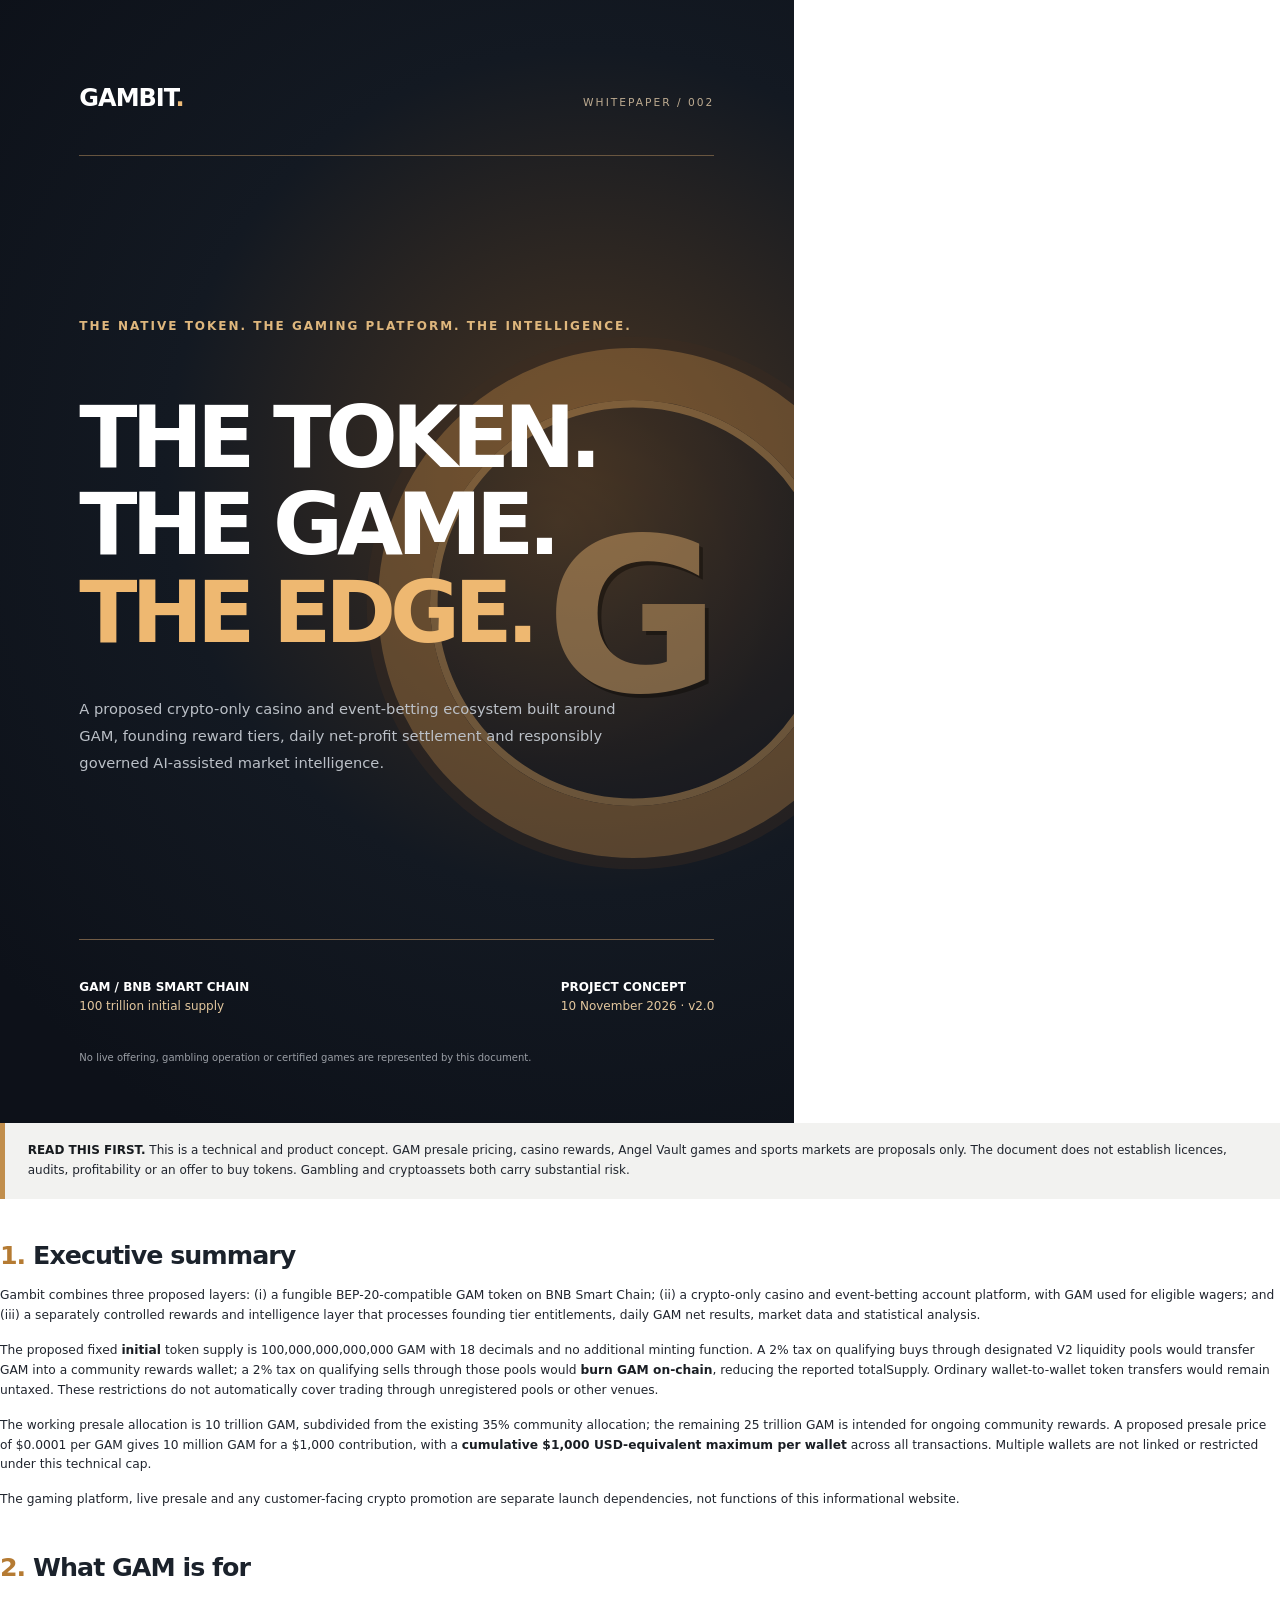
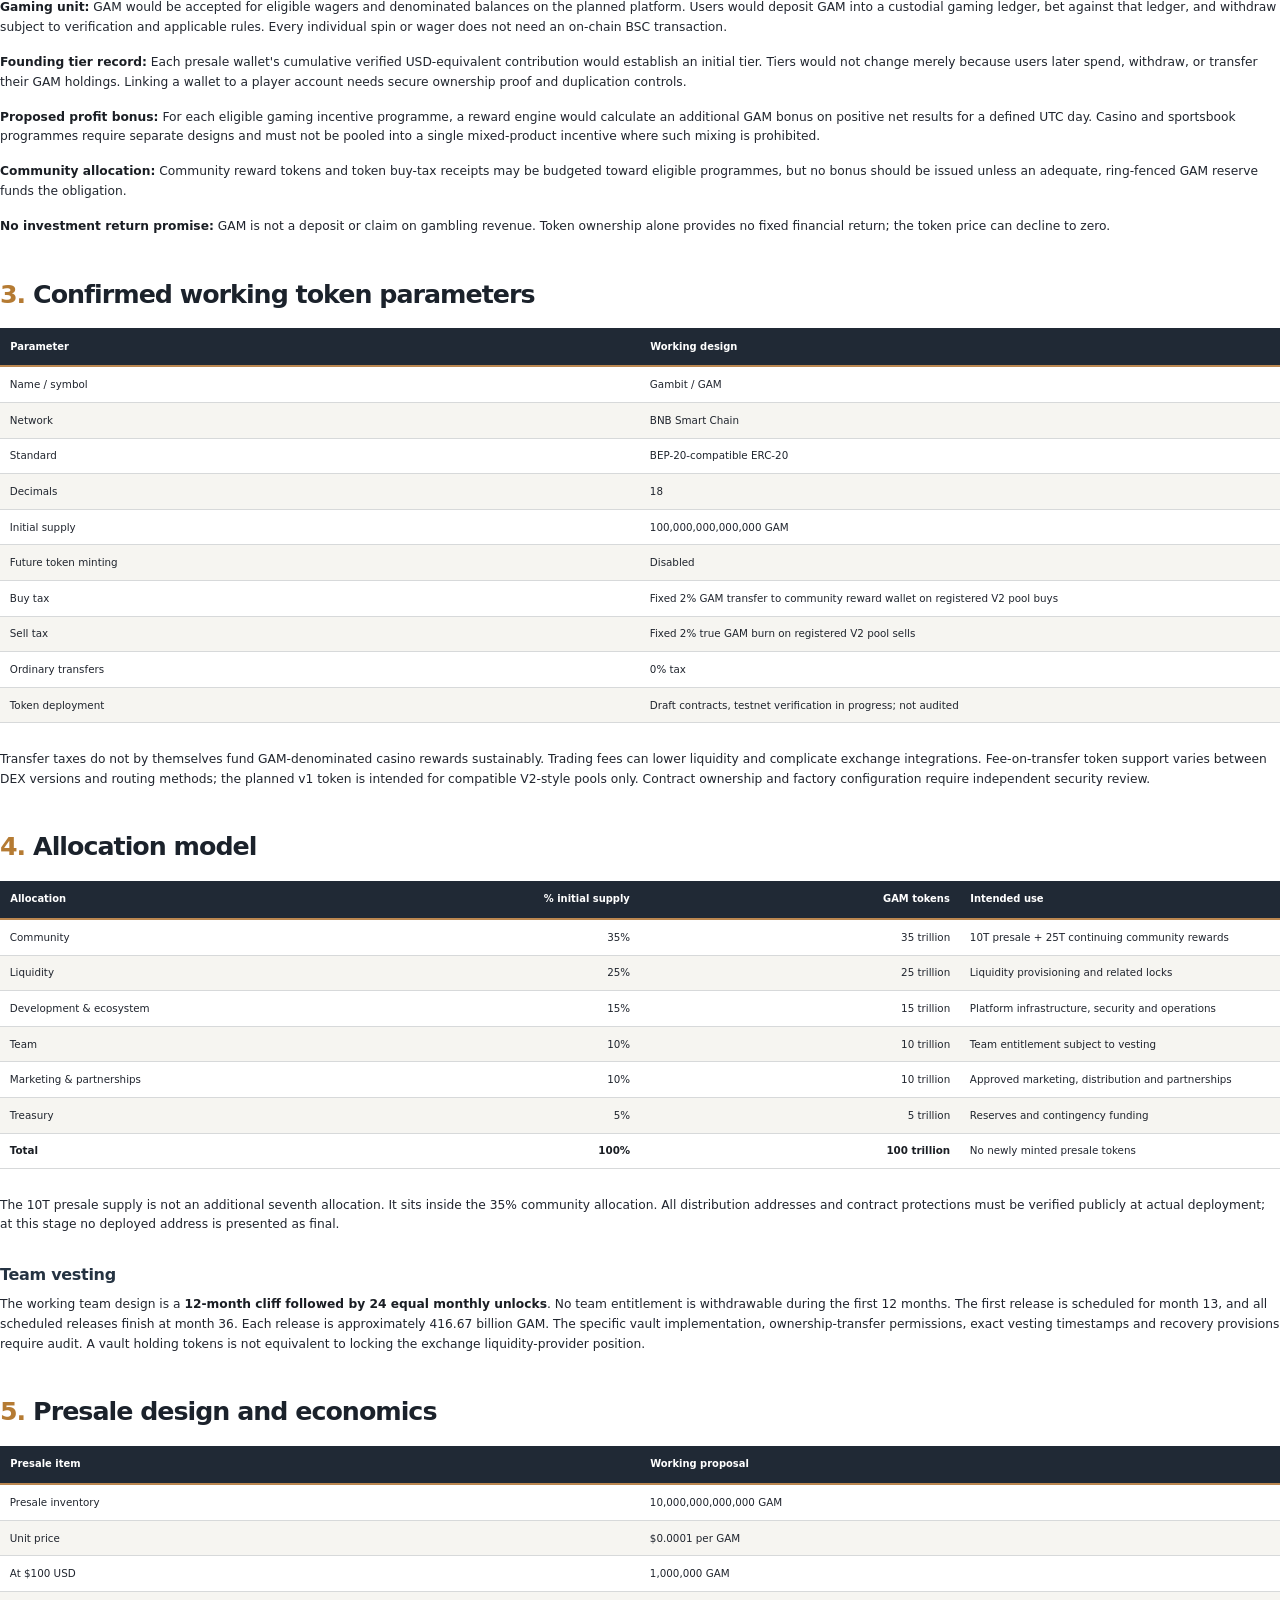
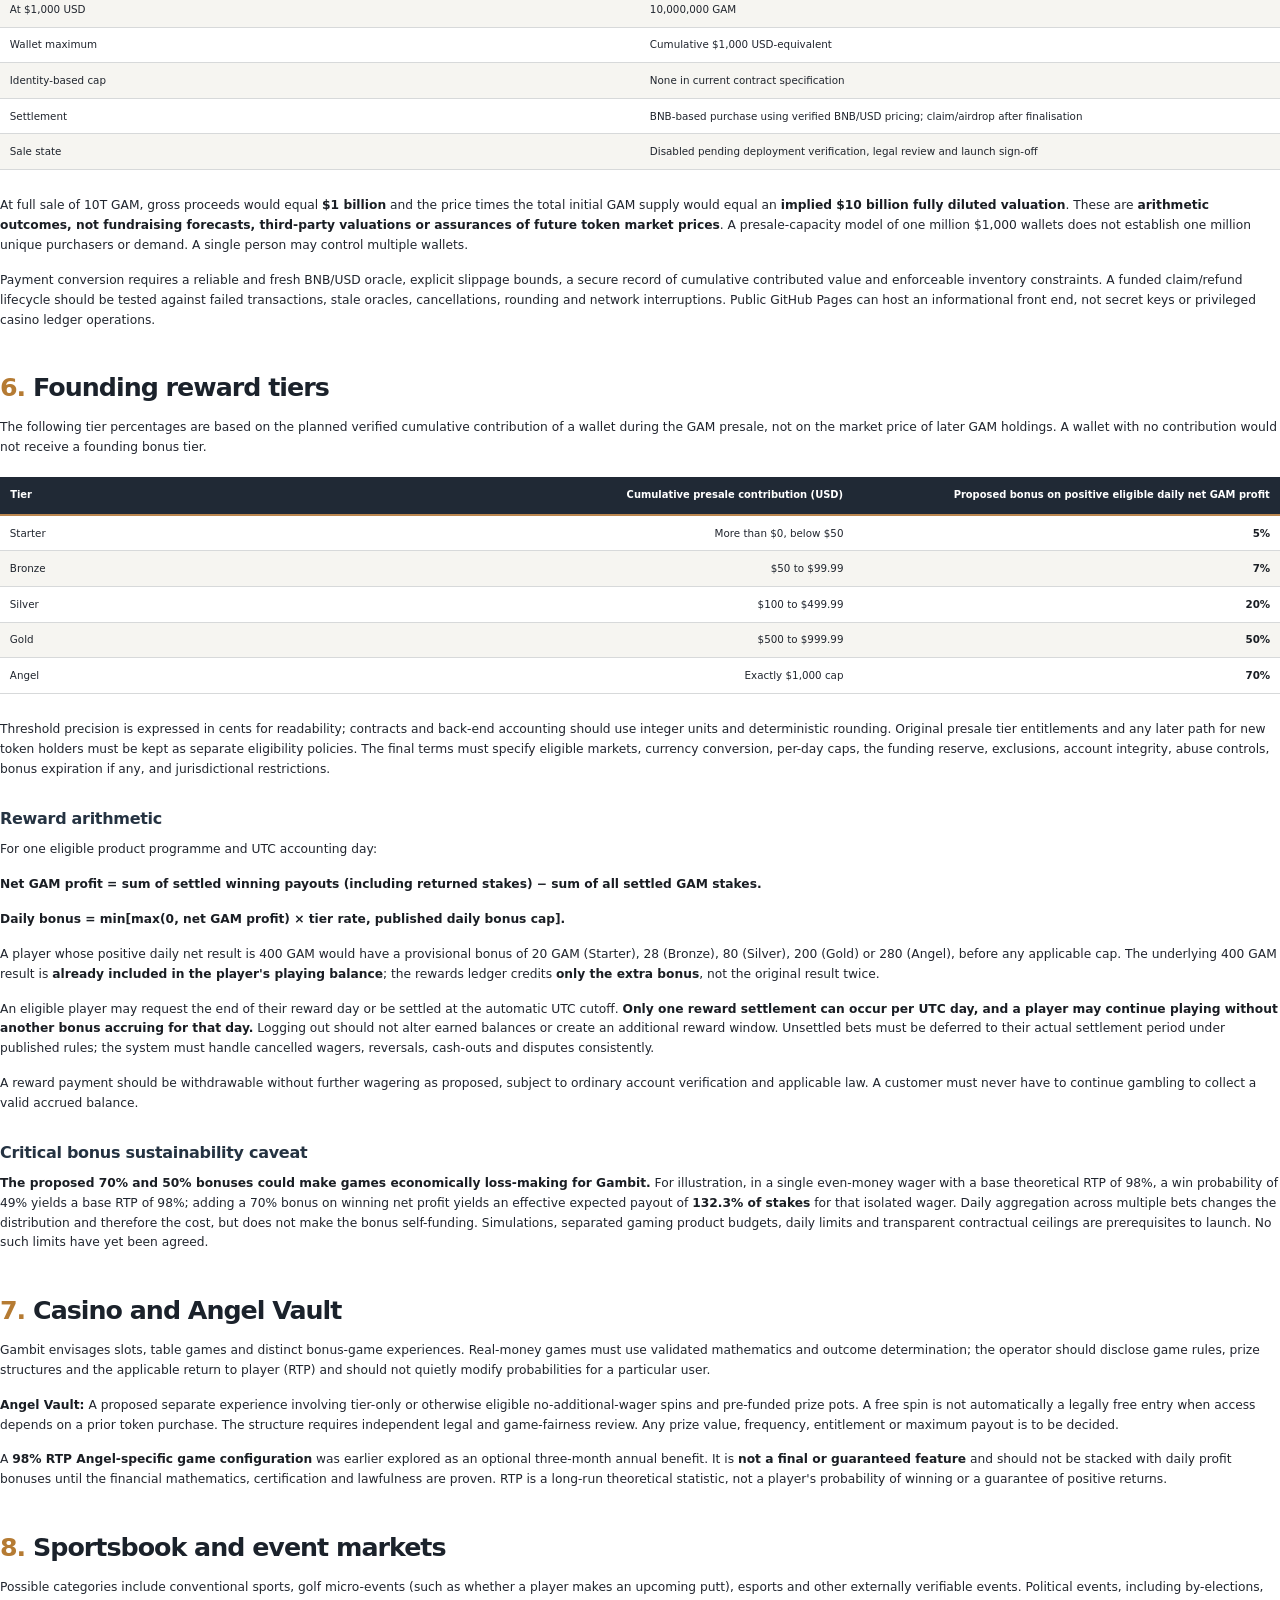
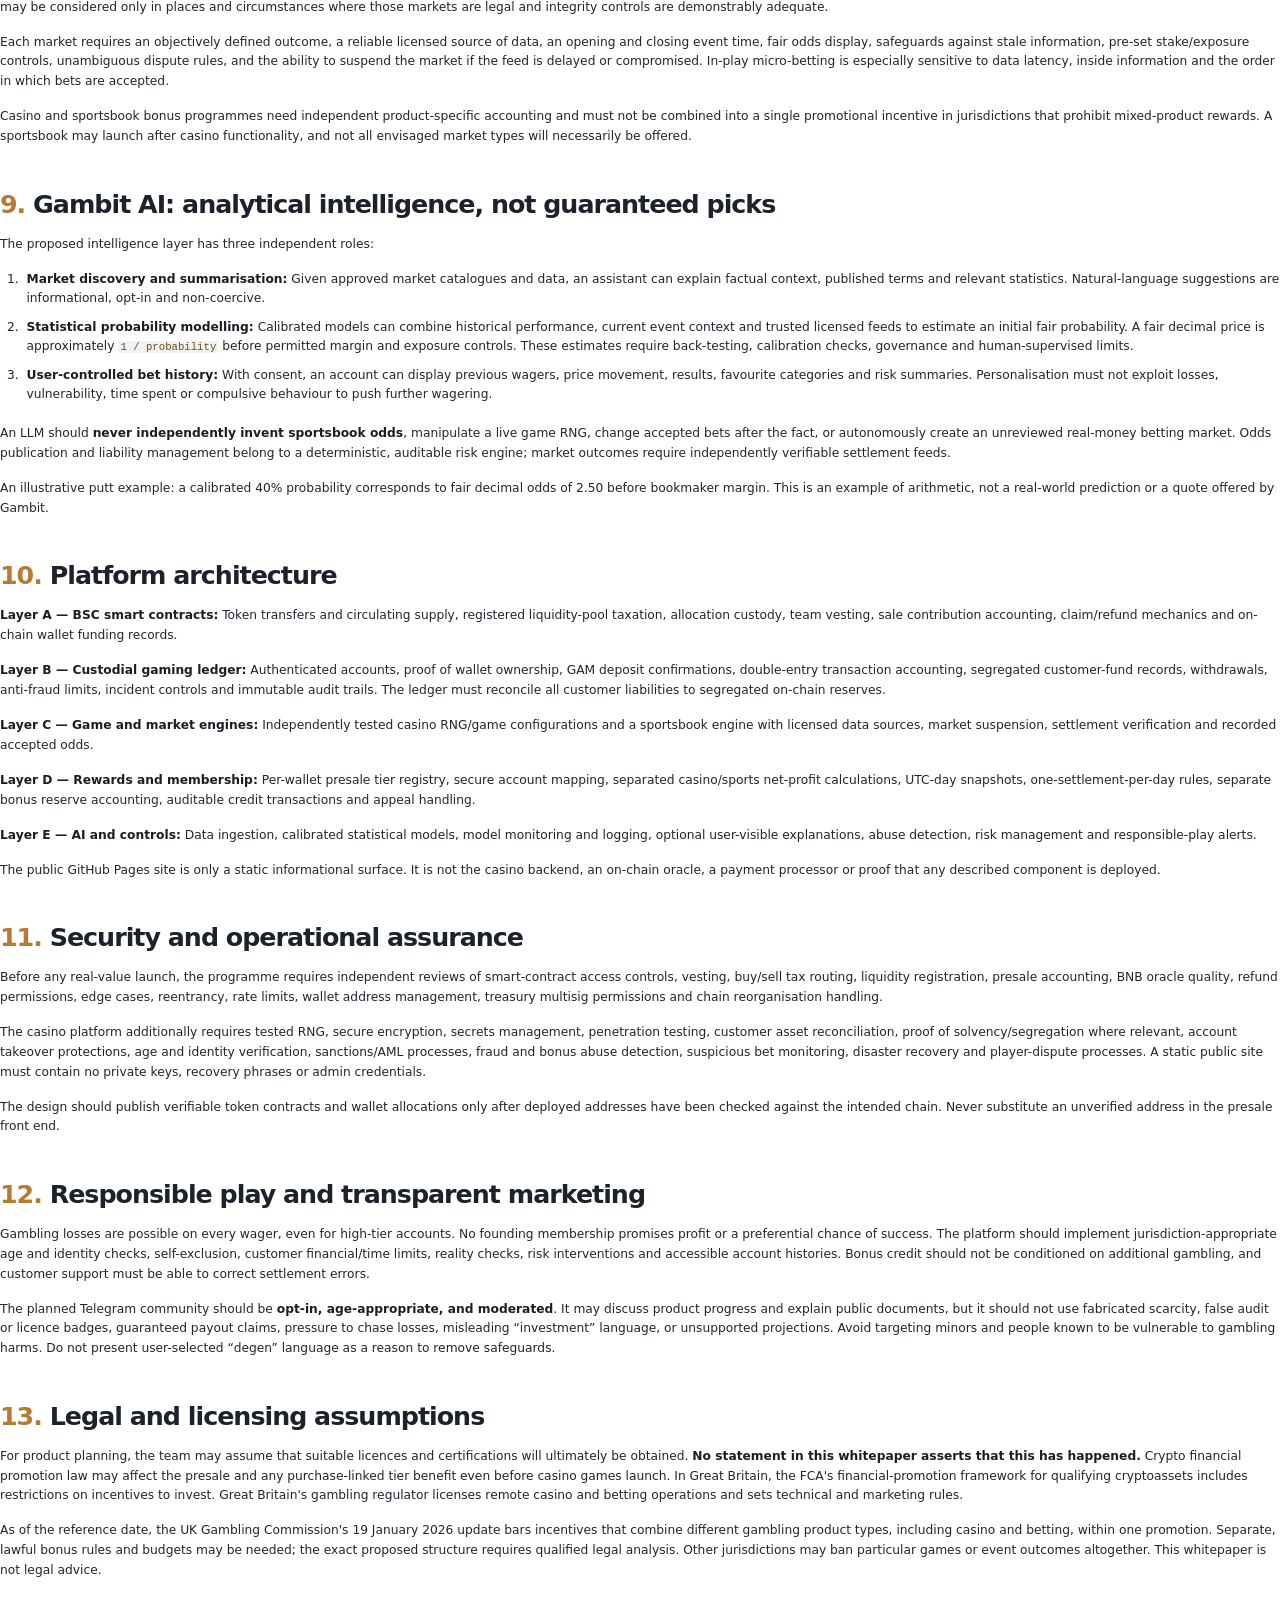
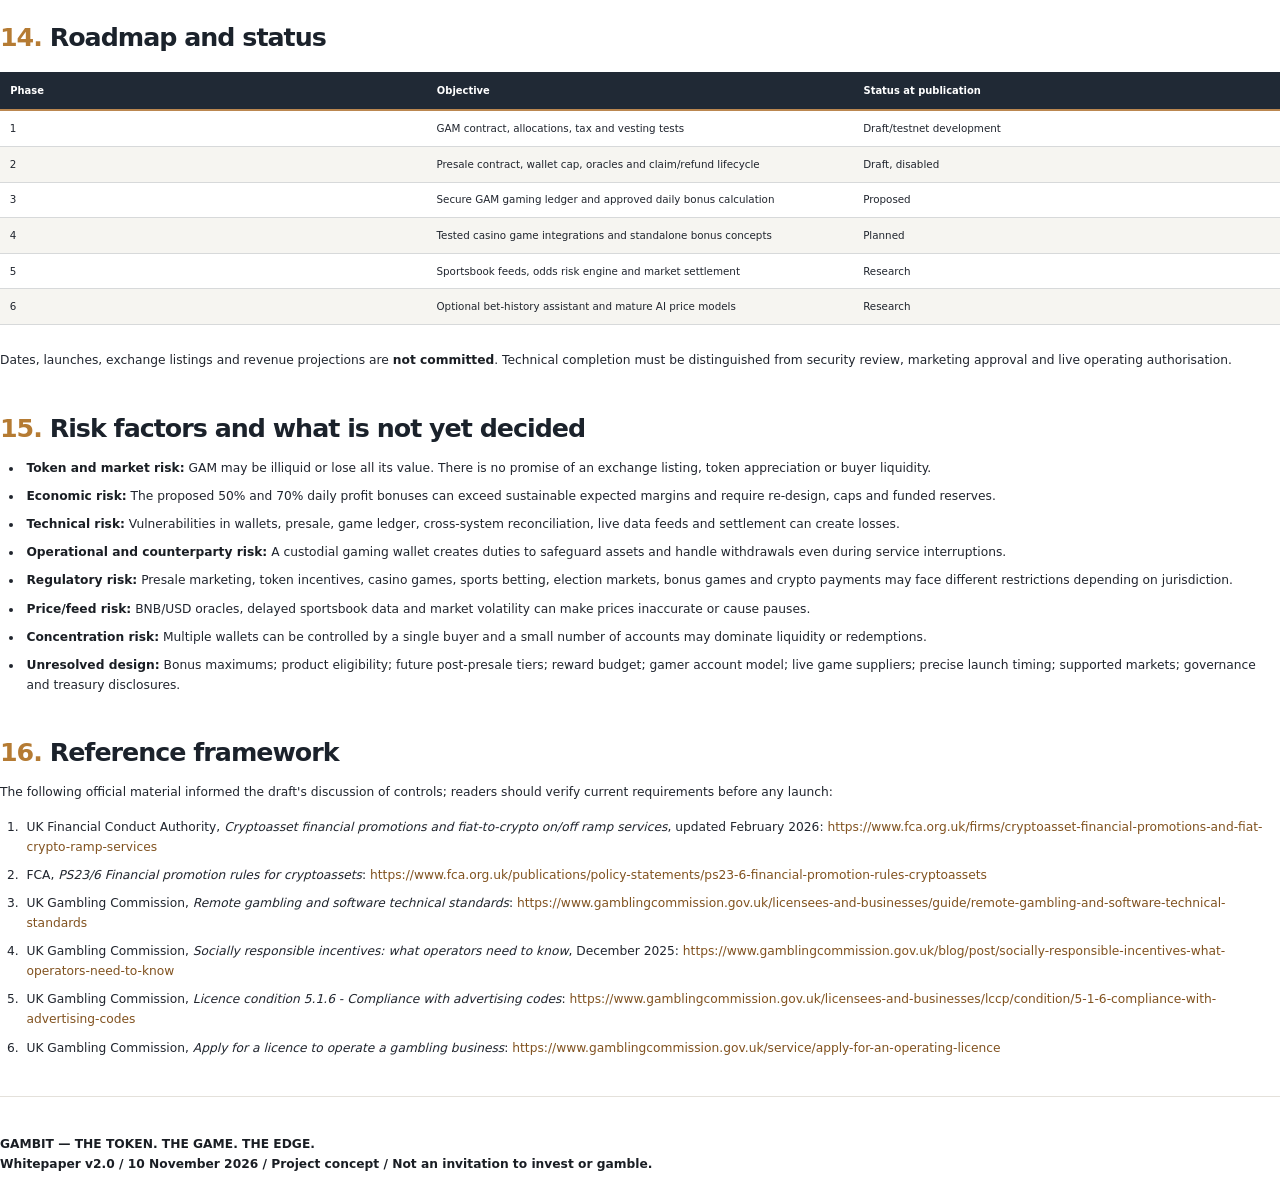
<file: whitepaper/Gambit_Whitepaper_v2_0_print.html>
<!DOCTYPE html><html><head><meta charset="utf-8"><style>
@page{size:A4;margin:23mm 19mm 20mm 19mm;@top-left{content:"GAMBIT   /   PROJECT WHITEPAPER";color:#767e8a;font:600 7.4pt 'DejaVu Sans',Arial,sans-serif;letter-spacing:1px;border-bottom:0.7pt solid #dfdfdf;padding-bottom:4mm;}@top-right{content:"v2.0   ·   NOV 2026";color:#767e8a;font:600 7.4pt 'DejaVu Sans',Arial,sans-serif;border-bottom:0.7pt solid #dfdfdf;padding-bottom:4mm;}@bottom-right{content:counter(page);font:600 8pt 'DejaVu Sans';color:#787878;}@bottom-left{content:"NOT A LIVE OFFER  /  DEVELOPMENT CONCEPT";font:600 7.1pt 'DejaVu Sans';color:#a38b69;}}
@page cover{margin:0;@top-left{content:none;}@top-right{content:none;}@bottom-right{content:none;}@bottom-left{content:none;}}
@font-face{font-family:'DejaVu Sans';src:url('file:///usr/share/fonts/truetype/dejavu/DejaVuSans.ttf')}@font-face{font-family:'DejaVu Sans';font-weight:700;src:url('file:///usr/share/fonts/truetype/dejavu/DejaVuSans-Bold.ttf')}
*{box-sizing:border-box}body{font-family:'DejaVu Sans',Arial,sans-serif;color:#20252e;font-size:9.2pt;line-height:1.62;margin:0}
.cover{page:cover;page-break-after:always;width:210mm;height:297mm;position:relative;overflow:hidden;background:radial-gradient(circle at 74% 42%,#493522 0%,#131922 48%,#0d1119 88%);color:#fff;padding:21mm;}
.cover-brand{font-size:18pt;letter-spacing:-1px;font-weight:700;color:#fff;display:block}.cover-brand span{color:#efbc78}.cover-rule{height:1px;background:#7c6548;position:absolute;left:21mm;right:21mm;top:41mm;opacity:.8}.cover-corner{position:absolute;right:21mm;top:25mm;font-size:8pt;letter-spacing:2px;color:#bdab91}
.cover-inner{position:absolute;top:84mm;left:21mm;right:15mm}.cover-kicker{font-size:9pt;letter-spacing:2px;color:#dfb77d;font-weight:700}.cover h1{font-size:64pt;letter-spacing:-6px;line-height:1.03;margin:15mm 0 10mm;color:#fff}.cover h1 em{font-style:normal;color:#eeb871}.cover-sub{font-size:11pt;line-height:1.85;max-width:145mm;color:#bbc0c7}
.cover-coin{position:absolute;right:-25mm;top:92mm;width:135mm;height:135mm;border-radius:50%;border:14mm solid #c18745;box-shadow:0 0 0 3mm #3d2c21,inset 0 0 0 2mm #e3aa62;background:radial-gradient(circle at 32% 30%,#4a3a2a,#15171e 65%);opacity:.38}
.cover-coin span{display:block;font-size:160pt;font-weight:700;color:#ffc77e;text-align:center;line-height:115mm;text-shadow:1mm 1mm #000}
.cover-foot{position:absolute;bottom:28mm;left:21mm;right:21mm;border-top:1px solid #715c46;padding-top:10mm;display:flex;justify-content:space-between;gap:12mm;font-size:9pt;color:#e3c79e}.cover-foot b{color:#fff}.cover-footer-info{position:absolute;bottom:15mm;left:21mm;font-size:7.5pt;color:#9a9ea5}
.intro{background:#f2f2f0;border-left:4pt solid #c18e4c;padding:5mm 6mm;margin:0 0 9mm;font-size:9pt;line-height:1.6}.intro strong{color:#171b1f}
h2{font-size:19pt;letter-spacing:-1px;color:#1b222b;margin:11mm 0 4mm;line-height:1.22;break-after:avoid}h3{font-size:12pt;letter-spacing:-.3px;color:#253342;margin:7mm 0 2mm;break-after:avoid}p{margin:0 0 4mm;orphans:3;widows:3}strong{color:#1a1e24}ol,ul{padding-left:6mm;margin:3mm 0 5mm}li{margin-bottom:2.2mm;padding-left:1mm}li p{margin-bottom:1mm}code{background:#f1f2f2;color:#714c18;padding:0 2px;font-size:8pt}table{border-collapse:collapse;width:100%;table-layout:fixed;margin:5mm 0 7mm;font-size:7.75pt;line-height:1.45;break-inside:avoid;}thead th{background:#202935;color:#ffffff;border-bottom:2px solid #bb8750;text-align:left;padding:3mm 2.7mm;font-size:7.45pt;}tbody td{border-bottom:1px solid #d7d9da;padding:2.6mm;vertical-align:top;overflow-wrap:anywhere;}tbody tr:nth-child(2n){background:#f6f5f1}tr{break-inside:avoid}th,td{word-wrap:break-word}blockquote{border-left:3px solid #d6a15d;padding-left:14px;color:#555}hr{height:1px;background:#e4e1db;border:0;margin:10mm 0}.sec-number{color:#b57b33}a{color:#81521f;overflow-wrap:anywhere;text-decoration:none}h2:first-child{margin-top:0}p a{word-wrap:break-word}em{font-style:italic}
.note{font-size:8.3pt;color:#525d64}
</style></head><body>
<div class="cover"><div class="cover-brand">GAMBIT<span>.</span></div><div class="cover-corner">WHITEPAPER / 002</div><div class="cover-rule"></div><div class="cover-coin"><span>G</span></div><div class="cover-inner"><div class="cover-kicker">THE NATIVE TOKEN. THE GAMING PLATFORM. THE INTELLIGENCE.</div><h1>THE TOKEN.<br>THE GAME.<br><em>THE EDGE.</em></h1><div class="cover-sub">A proposed crypto-only casino and event-betting ecosystem built around GAM, founding reward tiers, daily net-profit settlement and responsibly governed AI-assisted market intelligence.</div></div><div class="cover-foot"><div><b>GAM / BNB SMART CHAIN</b><br>100 trillion initial supply</div><div><b>PROJECT CONCEPT</b><br>10 November 2026 · v2.0</div></div><div class="cover-footer-info">No live offering, gambling operation or certified games are represented by this document.</div></div>
<div class="intro"><strong>READ THIS FIRST.</strong> This is a technical and product concept. GAM presale pricing, casino rewards, Angel Vault games and sports markets are proposals only. The document does not establish licences, audits, profitability or an offer to buy tokens. Gambling and cryptoassets both carry substantial risk.</div>
<h2><span class="sec-number">1. </span>Executive summary</h2>
<p>Gambit combines three proposed layers: (i) a fungible BEP-20-compatible GAM token on BNB Smart Chain; (ii) a crypto-only casino and event-betting account platform, with GAM used for eligible wagers; and (iii) a separately controlled rewards and intelligence layer that processes founding tier entitlements, daily GAM net results, market data and statistical analysis.</p>
<p>The proposed fixed <strong>initial</strong> token supply is 100,000,000,000,000 GAM with 18 decimals and no additional minting function. A 2% tax on qualifying buys through designated V2 liquidity pools would transfer GAM into a community rewards wallet; a 2% tax on qualifying sells through those pools would <strong>burn GAM on-chain</strong>, reducing the reported totalSupply. Ordinary wallet-to-wallet token transfers would remain untaxed. These restrictions do not automatically cover trading through unregistered pools or other venues.</p>
<p>The working presale allocation is 10 trillion GAM, subdivided from the existing 35% community allocation; the remaining 25 trillion GAM is intended for ongoing community rewards. A proposed presale price of $0.0001 per GAM gives 10 million GAM for a $1,000 contribution, with a <strong>cumulative $1,000 USD-equivalent maximum per wallet</strong> across all transactions. Multiple wallets are not linked or restricted under this technical cap.</p>
<p>The gaming platform, live presale and any customer-facing crypto promotion are separate launch dependencies, not functions of this informational website.</p>
<h2><span class="sec-number">2. </span>What GAM is for</h2>
<p><strong>Gaming unit:</strong> GAM would be accepted for eligible wagers and denominated balances on the planned platform. Users would deposit GAM into a custodial gaming ledger, bet against that ledger, and withdraw subject to verification and applicable rules. Every individual spin or wager does not need an on-chain BSC transaction.</p>
<p><strong>Founding tier record:</strong> Each presale wallet's cumulative verified USD-equivalent contribution would establish an initial tier. Tiers would not change merely because users later spend, withdraw, or transfer their GAM holdings. Linking a wallet to a player account needs secure ownership proof and duplication controls.</p>
<p><strong>Proposed profit bonus:</strong> For each eligible gaming incentive programme, a reward engine would calculate an additional GAM bonus on positive net results for a defined UTC day. Casino and sportsbook programmes require separate designs and must not be pooled into a single mixed-product incentive where such mixing is prohibited.</p>
<p><strong>Community allocation:</strong> Community reward tokens and token buy-tax receipts may be budgeted toward eligible programmes, but no bonus should be issued unless an adequate, ring-fenced GAM reserve funds the obligation.</p>
<p><strong>No investment return promise:</strong> GAM is not a deposit or claim on gambling revenue. Token ownership alone provides no fixed financial return; the token price can decline to zero.</p>
<h2><span class="sec-number">3. </span>Confirmed working token parameters</h2>
<table>
<thead>
<tr>
  <th>Parameter</th>
  <th>Working design</th>
</tr>
</thead>
<tbody>
<tr>
  <td>Name / symbol</td>
  <td>Gambit / GAM</td>
</tr>
<tr>
  <td>Network</td>
  <td>BNB Smart Chain</td>
</tr>
<tr>
  <td>Standard</td>
  <td>BEP-20-compatible ERC-20</td>
</tr>
<tr>
  <td>Decimals</td>
  <td>18</td>
</tr>
<tr>
  <td>Initial supply</td>
  <td>100,000,000,000,000 GAM</td>
</tr>
<tr>
  <td>Future token minting</td>
  <td>Disabled</td>
</tr>
<tr>
  <td>Buy tax</td>
  <td>Fixed 2% GAM transfer to community reward wallet on registered V2 pool buys</td>
</tr>
<tr>
  <td>Sell tax</td>
  <td>Fixed 2% true GAM burn on registered V2 pool sells</td>
</tr>
<tr>
  <td>Ordinary transfers</td>
  <td>0% tax</td>
</tr>
<tr>
  <td>Token deployment</td>
  <td>Draft contracts, testnet verification in progress; not audited</td>
</tr>
</tbody>
</table>
<p>Transfer taxes do not by themselves fund GAM-denominated casino rewards sustainably. Trading fees can lower liquidity and complicate exchange integrations. Fee-on-transfer token support varies between DEX versions and routing methods; the planned v1 token is intended for compatible V2-style pools only. Contract ownership and factory configuration require independent security review.</p>
<h2><span class="sec-number">4. </span>Allocation model</h2>
<table>
<thead>
<tr>
  <th>Allocation</th>
  <th style="text-align:right">% initial supply</th>
  <th style="text-align:right">GAM tokens</th>
  <th>Intended use</th>
</tr>
</thead>
<tbody>
<tr>
  <td>Community</td>
  <td style="text-align:right">35%</td>
  <td style="text-align:right">35 trillion</td>
  <td>10T presale + 25T continuing community rewards</td>
</tr>
<tr>
  <td>Liquidity</td>
  <td style="text-align:right">25%</td>
  <td style="text-align:right">25 trillion</td>
  <td>Liquidity provisioning and related locks</td>
</tr>
<tr>
  <td>Development &amp; ecosystem</td>
  <td style="text-align:right">15%</td>
  <td style="text-align:right">15 trillion</td>
  <td>Platform infrastructure, security and operations</td>
</tr>
<tr>
  <td>Team</td>
  <td style="text-align:right">10%</td>
  <td style="text-align:right">10 trillion</td>
  <td>Team entitlement subject to vesting</td>
</tr>
<tr>
  <td>Marketing &amp; partnerships</td>
  <td style="text-align:right">10%</td>
  <td style="text-align:right">10 trillion</td>
  <td>Approved marketing, distribution and partnerships</td>
</tr>
<tr>
  <td>Treasury</td>
  <td style="text-align:right">5%</td>
  <td style="text-align:right">5 trillion</td>
  <td>Reserves and contingency funding</td>
</tr>
<tr>
  <td><strong>Total</strong></td>
  <td style="text-align:right"><strong>100%</strong></td>
  <td style="text-align:right"><strong>100 trillion</strong></td>
  <td>No newly minted presale tokens</td>
</tr>
</tbody>
</table>
<p>The 10T presale supply is not an additional seventh allocation. It sits inside the 35% community allocation. All distribution addresses and contract protections must be verified publicly at actual deployment; at this stage no deployed address is presented as final.</p>
<h3>Team vesting</h3>
<p>The working team design is a <strong>12-month cliff followed by 24 equal monthly unlocks</strong>. No team entitlement is withdrawable during the first 12 months. The first release is scheduled for month 13, and all scheduled releases finish at month 36. Each release is approximately 416.67 billion GAM. The specific vault implementation, ownership-transfer permissions, exact vesting timestamps and recovery provisions require audit. A vault holding tokens is not equivalent to locking the exchange liquidity-provider position.</p>
<h2><span class="sec-number">5. </span>Presale design and economics</h2>
<table>
<thead>
<tr>
  <th>Presale item</th>
  <th>Working proposal</th>
</tr>
</thead>
<tbody>
<tr>
  <td>Presale inventory</td>
  <td>10,000,000,000,000 GAM</td>
</tr>
<tr>
  <td>Unit price</td>
  <td>$0.0001 per GAM</td>
</tr>
<tr>
  <td>At $100 USD</td>
  <td>1,000,000 GAM</td>
</tr>
<tr>
  <td>At $1,000 USD</td>
  <td>10,000,000 GAM</td>
</tr>
<tr>
  <td>Wallet maximum</td>
  <td>Cumulative $1,000 USD-equivalent</td>
</tr>
<tr>
  <td>Identity-based cap</td>
  <td>None in current contract specification</td>
</tr>
<tr>
  <td>Settlement</td>
  <td>BNB-based purchase using verified BNB/USD pricing; claim/airdrop after finalisation</td>
</tr>
<tr>
  <td>Sale state</td>
  <td>Disabled pending deployment verification, legal review and launch sign-off</td>
</tr>
</tbody>
</table>
<p>At full sale of 10T GAM, gross proceeds would equal <strong>$1 billion</strong> and the price times the total initial GAM supply would equal an <strong>implied $10 billion fully diluted valuation</strong>. These are <strong>arithmetic outcomes, not fundraising forecasts, third-party valuations or assurances of future token market prices</strong>. A presale-capacity model of one million $1,000 wallets does not establish one million unique purchasers or demand. A single person may control multiple wallets.</p>
<p>Payment conversion requires a reliable and fresh BNB/USD oracle, explicit slippage bounds, a secure record of cumulative contributed value and enforceable inventory constraints. A funded claim/refund lifecycle should be tested against failed transactions, stale oracles, cancellations, rounding and network interruptions. Public GitHub Pages can host an informational front end, not secret keys or privileged casino ledger operations.</p>
<h2><span class="sec-number">6. </span>Founding reward tiers</h2>
<p>The following tier percentages are based on the planned verified cumulative contribution of a wallet during the GAM presale, not on the market price of later GAM holdings. A wallet with no contribution would not receive a founding bonus tier.</p>
<table>
<thead>
<tr>
  <th>Tier</th>
  <th style="text-align:right">Cumulative presale contribution (USD)</th>
  <th style="text-align:right">Proposed bonus on positive eligible daily net GAM profit</th>
</tr>
</thead>
<tbody>
<tr>
  <td>Starter</td>
  <td style="text-align:right">More than $0, below $50</td>
  <td style="text-align:right"><strong>5%</strong></td>
</tr>
<tr>
  <td>Bronze</td>
  <td style="text-align:right">$50 to $99.99</td>
  <td style="text-align:right"><strong>7%</strong></td>
</tr>
<tr>
  <td>Silver</td>
  <td style="text-align:right">$100 to $499.99</td>
  <td style="text-align:right"><strong>20%</strong></td>
</tr>
<tr>
  <td>Gold</td>
  <td style="text-align:right">$500 to $999.99</td>
  <td style="text-align:right"><strong>50%</strong></td>
</tr>
<tr>
  <td>Angel</td>
  <td style="text-align:right">Exactly $1,000 cap</td>
  <td style="text-align:right"><strong>70%</strong></td>
</tr>
</tbody>
</table>
<p>Threshold precision is expressed in cents for readability; contracts and back-end accounting should use integer units and deterministic rounding. Original presale tier entitlements and any later path for new token holders must be kept as separate eligibility policies. The final terms must specify eligible markets, currency conversion, per-day caps, the funding reserve, exclusions, account integrity, abuse controls, bonus expiration if any, and jurisdictional restrictions.</p>
<h3>Reward arithmetic</h3>
<p>For one eligible product programme and UTC accounting day:</p>
<p><strong>Net GAM profit = sum of settled winning payouts (including returned stakes) − sum of all settled GAM stakes.</strong></p>
<p><strong>Daily bonus = min[max(0, net GAM profit) × tier rate, published daily bonus cap].</strong></p>
<p>A player whose positive daily net result is 400 GAM would have a provisional bonus of 20 GAM (Starter), 28 (Bronze), 80 (Silver), 200 (Gold) or 280 (Angel), before any applicable cap. The underlying 400 GAM result is <strong>already included in the player's playing balance</strong>; the rewards ledger credits <strong>only the extra bonus</strong>, not the original result twice.</p>
<p>An eligible player may request the end of their reward day or be settled at the automatic UTC cutoff. <strong>Only one reward settlement can occur per UTC day, and a player may continue playing without another bonus accruing for that day.</strong> Logging out should not alter earned balances or create an additional reward window. Unsettled bets must be deferred to their actual settlement period under published rules; the system must handle cancelled wagers, reversals, cash-outs and disputes consistently.</p>
<p>A reward payment should be withdrawable without further wagering as proposed, subject to ordinary account verification and applicable law. A customer must never have to continue gambling to collect a valid accrued balance.</p>
<h3>Critical bonus sustainability caveat</h3>
<p><strong>The proposed 70% and 50% bonuses could make games economically loss-making for Gambit.</strong> For illustration, in a single even-money wager with a base theoretical RTP of 98%, a win probability of 49% yields a base RTP of 98%; adding a 70% bonus on winning net profit yields an effective expected payout of <strong>132.3% of stakes</strong> for that isolated wager. Daily aggregation across multiple bets changes the distribution and therefore the cost, but does not make the bonus self-funding. Simulations, separated gaming product budgets, daily limits and transparent contractual ceilings are prerequisites to launch. No such limits have yet been agreed.</p>
<h2><span class="sec-number">7. </span>Casino and Angel Vault</h2>
<p>Gambit envisages slots, table games and distinct bonus-game experiences. Real-money games must use validated mathematics and outcome determination; the operator should disclose game rules, prize structures and the applicable return to player (RTP) and should not quietly modify probabilities for a particular user.</p>
<p><strong>Angel Vault:</strong> A proposed separate experience involving tier-only or otherwise eligible no-additional-wager spins and pre-funded prize pots. A free spin is not automatically a legally free entry when access depends on a prior token purchase. The structure requires independent legal and game-fairness review. Any prize value, frequency, entitlement or maximum payout is to be decided.</p>
<p>A <strong>98% RTP Angel-specific game configuration</strong> was earlier explored as an optional three-month annual benefit. It is <strong>not a final or guaranteed feature</strong> and should not be stacked with daily profit bonuses until the financial mathematics, certification and lawfulness are proven. RTP is a long-run theoretical statistic, not a player's probability of winning or a guarantee of positive returns.</p>
<h2><span class="sec-number">8. </span>Sportsbook and event markets</h2>
<p>Possible categories include conventional sports, golf micro-events (such as whether a player makes an upcoming putt), esports and other externally verifiable events. Political events, including by-elections, may be considered only in places and circumstances where those markets are legal and integrity controls are demonstrably adequate.</p>
<p>Each market requires an objectively defined outcome, a reliable licensed source of data, an opening and closing event time, fair odds display, safeguards against stale information, pre-set stake/exposure controls, unambiguous dispute rules, and the ability to suspend the market if the feed is delayed or compromised. In-play micro-betting is especially sensitive to data latency, inside information and the order in which bets are accepted.</p>
<p>Casino and sportsbook bonus programmes need independent product-specific accounting and must not be combined into a single promotional incentive in jurisdictions that prohibit mixed-product rewards. A sportsbook may launch after casino functionality, and not all envisaged market types will necessarily be offered.</p>
<h2><span class="sec-number">9. </span>Gambit AI: analytical intelligence, not guaranteed picks</h2>
<p>The proposed intelligence layer has three independent roles:</p>
<ol>
<li><strong>Market discovery and summarisation:</strong> Given approved market catalogues and data, an assistant can explain factual context, published terms and relevant statistics. Natural-language suggestions are informational, opt-in and non-coercive.</li>
<li><strong>Statistical probability modelling:</strong> Calibrated models can combine historical performance, current event context and trusted licensed feeds to estimate an initial fair probability. A fair decimal price is approximately <code>1 / probability</code> before permitted margin and exposure controls. These estimates require back-testing, calibration checks, governance and human-supervised limits.</li>
<li><strong>User-controlled bet history:</strong> With consent, an account can display previous wagers, price movement, results, favourite categories and risk summaries. Personalisation must not exploit losses, vulnerability, time spent or compulsive behaviour to push further wagering.</li>
</ol>
<p>An LLM should <strong>never independently invent sportsbook odds</strong>, manipulate a live game RNG, change accepted bets after the fact, or autonomously create an unreviewed real-money betting market. Odds publication and liability management belong to a deterministic, auditable risk engine; market outcomes require independently verifiable settlement feeds.</p>
<p>An illustrative putt example: a calibrated 40% probability corresponds to fair decimal odds of 2.50 before bookmaker margin. This is an example of arithmetic, not a real-world prediction or a quote offered by Gambit.</p>
<h2><span class="sec-number">10. </span>Platform architecture</h2>
<p><strong>Layer A — BSC smart contracts:</strong> Token transfers and circulating supply, registered liquidity-pool taxation, allocation custody, team vesting, sale contribution accounting, claim/refund mechanics and on-chain wallet funding records.</p>
<p><strong>Layer B — Custodial gaming ledger:</strong> Authenticated accounts, proof of wallet ownership, GAM deposit confirmations, double-entry transaction accounting, segregated customer-fund records, withdrawals, anti-fraud limits, incident controls and immutable audit trails. The ledger must reconcile all customer liabilities to segregated on-chain reserves.</p>
<p><strong>Layer C — Game and market engines:</strong> Independently tested casino RNG/game configurations and a sportsbook engine with licensed data sources, market suspension, settlement verification and recorded accepted odds.</p>
<p><strong>Layer D — Rewards and membership:</strong> Per-wallet presale tier registry, secure account mapping, separated casino/sports net-profit calculations, UTC-day snapshots, one-settlement-per-day rules, separate bonus reserve accounting, auditable credit transactions and appeal handling.</p>
<p><strong>Layer E — AI and controls:</strong> Data ingestion, calibrated statistical models, model monitoring and logging, optional user-visible explanations, abuse detection, risk management and responsible-play alerts.</p>
<p>The public GitHub Pages site is only a static informational surface. It is not the casino backend, an on-chain oracle, a payment processor or proof that any described component is deployed.</p>
<h2><span class="sec-number">11. </span>Security and operational assurance</h2>
<p>Before any real-value launch, the programme requires independent reviews of smart-contract access controls, vesting, buy/sell tax routing, liquidity registration, presale accounting, BNB oracle quality, refund permissions, edge cases, reentrancy, rate limits, wallet address management, treasury multisig permissions and chain reorganisation handling.</p>
<p>The casino platform additionally requires tested RNG, secure encryption, secrets management, penetration testing, customer asset reconciliation, proof of solvency/segregation where relevant, account takeover protections, age and identity verification, sanctions/AML processes, fraud and bonus abuse detection, suspicious bet monitoring, disaster recovery and player-dispute processes. A static public site must contain no private keys, recovery phrases or admin credentials.</p>
<p>The design should publish verifiable token contracts and wallet allocations only after deployed addresses have been checked against the intended chain. Never substitute an unverified address in the presale front end.</p>
<h2><span class="sec-number">12. </span>Responsible play and transparent marketing</h2>
<p>Gambling losses are possible on every wager, even for high-tier accounts. No founding membership promises profit or a preferential chance of success. The platform should implement jurisdiction-appropriate age and identity checks, self-exclusion, customer financial/time limits, reality checks, risk interventions and accessible account histories. Bonus credit should not be conditioned on additional gambling, and customer support must be able to correct settlement errors.</p>
<p>The planned Telegram community should be <strong>opt-in, age-appropriate, and moderated</strong>. It may discuss product progress and explain public documents, but it should not use fabricated scarcity, false audit or licence badges, guaranteed payout claims, pressure to chase losses, misleading “investment” language, or unsupported projections. Avoid targeting minors and people known to be vulnerable to gambling harms. Do not present user-selected “degen” language as a reason to remove safeguards.</p>
<h2><span class="sec-number">13. </span>Legal and licensing assumptions</h2>
<p>For product planning, the team may assume that suitable licences and certifications will ultimately be obtained. <strong>No statement in this whitepaper asserts that this has happened.</strong> Crypto financial promotion law may affect the presale and any purchase-linked tier benefit even before casino games launch. In Great Britain, the FCA's financial-promotion framework for qualifying cryptoassets includes restrictions on incentives to invest. Great Britain's gambling regulator licenses remote casino and betting operations and sets technical and marketing rules.</p>
<p>As of the reference date, the UK Gambling Commission's 19 January 2026 update bars incentives that combine different gambling product types, including casino and betting, within one promotion. Separate, lawful bonus rules and budgets may be needed; the exact proposed structure requires qualified legal analysis. Other jurisdictions may ban particular games or event outcomes altogether. This whitepaper is not legal advice.</p>
<h2><span class="sec-number">14. </span>Roadmap and status</h2>
<table>
<thead>
<tr>
  <th>Phase</th>
  <th>Objective</th>
  <th>Status at publication</th>
</tr>
</thead>
<tbody>
<tr>
  <td>1</td>
  <td>GAM contract, allocations, tax and vesting tests</td>
  <td>Draft/testnet development</td>
</tr>
<tr>
  <td>2</td>
  <td>Presale contract, wallet cap, oracles and claim/refund lifecycle</td>
  <td>Draft, disabled</td>
</tr>
<tr>
  <td>3</td>
  <td>Secure GAM gaming ledger and approved daily bonus calculation</td>
  <td>Proposed</td>
</tr>
<tr>
  <td>4</td>
  <td>Tested casino game integrations and standalone bonus concepts</td>
  <td>Planned</td>
</tr>
<tr>
  <td>5</td>
  <td>Sportsbook feeds, odds risk engine and market settlement</td>
  <td>Research</td>
</tr>
<tr>
  <td>6</td>
  <td>Optional bet-history assistant and mature AI price models</td>
  <td>Research</td>
</tr>
</tbody>
</table>
<p>Dates, launches, exchange listings and revenue projections are <strong>not committed</strong>. Technical completion must be distinguished from security review, marketing approval and live operating authorisation.</p>
<h2><span class="sec-number">15. </span>Risk factors and what is not yet decided</h2>
<ul>
<li><strong>Token and market risk:</strong> GAM may be illiquid or lose all its value. There is no promise of an exchange listing, token appreciation or buyer liquidity.</li>
<li><strong>Economic risk:</strong> The proposed 50% and 70% daily profit bonuses can exceed sustainable expected margins and require re-design, caps and funded reserves.</li>
<li><strong>Technical risk:</strong> Vulnerabilities in wallets, presale, game ledger, cross-system reconciliation, live data feeds and settlement can create losses.</li>
<li><strong>Operational and counterparty risk:</strong> A custodial gaming wallet creates duties to safeguard assets and handle withdrawals even during service interruptions.</li>
<li><strong>Regulatory risk:</strong> Presale marketing, token incentives, casino games, sports betting, election markets, bonus games and crypto payments may face different restrictions depending on jurisdiction.</li>
<li><strong>Price/feed risk:</strong> BNB/USD oracles, delayed sportsbook data and market volatility can make prices inaccurate or cause pauses.</li>
<li><strong>Concentration risk:</strong> Multiple wallets can be controlled by a single buyer and a small number of accounts may dominate liquidity or redemptions.</li>
<li><strong>Unresolved design:</strong> Bonus maximums; product eligibility; future post-presale tiers; reward budget; gamer account model; live game suppliers; precise launch timing; supported markets; governance and treasury disclosures.</li>
</ul>
<h2><span class="sec-number">16. </span>Reference framework</h2>
<p>The following official material informed the draft's discussion of controls; readers should verify current requirements before any launch:</p>
<ol>
<li>UK Financial Conduct Authority, <em>Cryptoasset financial promotions and fiat-to-crypto on/off ramp services</em>, updated February 2026: <a href="https://www.fca.org.uk/firms/cryptoasset-financial-promotions-and-fiat-crypto-ramp-services">https://www.fca.org.uk/firms/cryptoasset-financial-promotions-and-fiat-crypto-ramp-services</a></li>
<li>FCA, <em>PS23/6 Financial promotion rules for cryptoassets</em>: <a href="https://www.fca.org.uk/publications/policy-statements/ps23-6-financial-promotion-rules-cryptoassets">https://www.fca.org.uk/publications/policy-statements/ps23-6-financial-promotion-rules-cryptoassets</a></li>
<li>UK Gambling Commission, <em>Remote gambling and software technical standards</em>: <a href="https://www.gamblingcommission.gov.uk/licensees-and-businesses/guide/remote-gambling-and-software-technical-standards">https://www.gamblingcommission.gov.uk/licensees-and-businesses/guide/remote-gambling-and-software-technical-standards</a></li>
<li>UK Gambling Commission, <em>Socially responsible incentives: what operators need to know</em>, December 2025: <a href="https://www.gamblingcommission.gov.uk/blog/post/socially-responsible-incentives-what-operators-need-to-know">https://www.gamblingcommission.gov.uk/blog/post/socially-responsible-incentives-what-operators-need-to-know</a></li>
<li>UK Gambling Commission, <em>Licence condition 5.1.6 - Compliance with advertising codes</em>: <a href="https://www.gamblingcommission.gov.uk/licensees-and-businesses/lccp/condition/5-1-6-compliance-with-advertising-codes">https://www.gamblingcommission.gov.uk/licensees-and-businesses/lccp/condition/5-1-6-compliance-with-advertising-codes</a></li>
<li>UK Gambling Commission, <em>Apply for a licence to operate a gambling business</em>: <a href="https://www.gamblingcommission.gov.uk/service/apply-for-an-operating-licence">https://www.gamblingcommission.gov.uk/service/apply-for-an-operating-licence</a></li>
</ol>
<hr />
<p><strong>GAMBIT — THE TOKEN. THE GAME. THE EDGE.</strong><br />
<strong>Whitepaper v2.0 / 10 November 2026 / Project concept / Not an invitation to invest or gamble.</strong></p>
</body></html>
</file>
<file: assets/css/styles.css>
:root{--bg:#0b0d13;--bg2:#10131b;--panel:#141820;--panel2:#171a23;--text:#f4f1ea;--muted:#a3a4ab;--gold:#f0b66e;--goldp:#f8d09a;--line:rgba(255,255,255,.11);--mint:#99cbb6;--font:'Manrope',Arial,sans-serif;--mono:'DM Mono',monospace;scroll-behavior:smooth}*{box-sizing:border-box}html{scroll-padding-top:98px}body{margin:0;background:var(--bg);color:var(--text);font-family:var(--font);font-size:15px;-webkit-font-smoothing:antialiased}a{color:inherit;text-decoration:none}button,input{font:inherit}button{cursor:pointer}a:focus-visible,button:focus-visible,input:focus-visible,summary:focus-visible{outline:2px solid #ffce88;outline-offset:4px}::selection{background:var(--gold);color:#16181c}em{font-style:normal;color:var(--gold)}.container{width:min(1260px,calc(100% - 88px));margin:auto}.section{position:relative;overflow:hidden}.skip-link{position:absolute;z-index:500;left:12px;top:-80px;padding:10px 14px;background:var(--gold);color:#080a0c}.skip-link:focus{top:10px}.announcement{min-height:36px;background:#191d25;color:#d7d2c9;display:flex;align-items:center;justify-content:center;gap:13px;text-align:center;padding:7px 18px;font-size:10px;letter-spacing:.04em}.announcement strong{letter-spacing:.13em;font-size:9px}.ann-sep{opacity:.45}.dot-live{width:6px;height:6px;border-radius:50%;background:var(--gold);box-shadow:0 0 12px #f0b66e66}.header{height:86px;position:sticky;top:0;z-index:50;background:rgba(10,12,17,.93);border-bottom:1px solid rgba(255,255,255,.08);backdrop-filter:blur(15px)}.nav{height:100%;display:flex;align-items:center;gap:22px}.brand{display:inline-flex;gap:12px;align-items:center;white-space:nowrap;font-weight:800;font-size:24px;letter-spacing:-.07em}.brand img{width:40px;height:40px}.brand-period{color:var(--gold)}.nav-links{display:flex;align-items:center;gap:26px;justify-content:center;margin-left:auto}.nav-links a{font-size:11px;font-weight:750;color:#b8b9be;transition:color .2s}.nav-links a:hover{color:white}.button{display:inline-flex;align-items:center;justify-content:center;min-height:52px;padding:0 22px;gap:18px;border-radius:3px;font:700 10px var(--font);letter-spacing:.08em;white-space:nowrap;border:1px solid transparent;transition:transform .2s,background .2s,border-color .2s}.button:hover{transform:translateY(-2px)}.button-gold{color:#17120b;background:var(--gold)}.button-gold:hover{background:#ffd397}.button-border{border-color:#5b5144;color:#f3d6ae;background:rgba(255,255,255,.012)}.button-border:hover{border-color:var(--gold)}.button-quiet{border-color:#4b4340;background:transparent;color:#f2ddbd;min-height:40px}.nav-paper{margin-left:auto}.menu-toggle{display:none}.eyebrow{font:500 10px var(--mono);letter-spacing:.14em;color:var(--gold)}.mini-line{height:1px;width:17px;background:var(--gold);display:inline-block;vertical-align:middle;margin-right:12px}.eyebrow-index{margin-left:15px;color:#747880}.hero{background:radial-gradient(ellipse at 71% 45%,rgba(169,94,28,.16),transparent 45%),radial-gradient(ellipse at 10% 90%,rgba(41,68,105,.12),transparent 50%),var(--bg);min-height:720px;padding-top:95px}.hero:after{content:"";position:absolute;inset:0;pointer-events:none;background-image:linear-gradient(rgba(255,255,255,.015) 1px,transparent 1px),linear-gradient(90deg,rgba(255,255,255,.014) 1px,transparent 1px);background-size:80px 80px;mask-image:linear-gradient(to bottom,transparent 20%,black 85%)}.hero-layout{min-height:520px;display:grid;grid-template-columns:1.02fr .98fr;gap:25px;position:relative;z-index:1}.hero-copy{padding-top:18px}.hero h1,h2,.closing-section h2{font-weight:800;line-height:.99;letter-spacing:-.08em}.hero h1{font-size:clamp(64px,6.7vw,112px);margin:26px 0 24px}.hero-lede{font-size:15px;line-height:1.85;max-width:530px;color:#bdc0c5}.hero-lede strong{color:#fff}.hero-actions{display:flex;gap:12px;flex-wrap:wrap;margin-top:30px}.hero-trust{display:flex;flex-wrap:wrap;align-items:center;gap:26px;margin-top:52px;font:500 9px var(--mono);letter-spacing:.09em;color:#b5b0ab}.hero-trust span{display:flex;align-items:center;gap:7px}.status-spark{display:inline-block;height:6px;width:6px;border-radius:50%;background:#9ad0a6}.hero-art{position:relative;min-height:490px;display:flex;align-items:center;justify-content:center;isolation:isolate}.halo{position:absolute;border:1px solid rgba(240,182,110,.14);width:490px;height:490px;border-radius:50%}.halo-one{transform:rotateX(65deg) rotateZ(25deg)}.halo-two{width:420px;height:420px;transform:rotateY(60deg) rotateZ(-10deg);border-color:rgba(240,182,110,.1)}.hero-chip{position:relative;width:350px;height:350px;border-radius:50%;border:15px solid #6d4e2d;box-shadow:0 0 0 4px #b77b37,0 0 0 11px #3b2c21,0 27px 60px rgba(0,0,0,.6),inset 0 0 0 4px #ab753b,inset 0 0 0 17px #1a1b1f,inset 0 0 0 20px #dcaa61;background:radial-gradient(circle at 35% 27%,#3e372d,#15161b 67%);transform:rotate(-17deg);display:flex;align-items:center;justify-content:center}.chip-letter{font:800 215px var(--font);letter-spacing:-.16em;padding-right:31px;color:#e8b365;text-shadow:0 5px 4px #000,0 -1px 0 #fff1c4}.chip-edge,.chip-foot{position:absolute;left:50%;transform:translateX(-50%);width:240px;display:flex;justify-content:space-between;font:600 11px var(--mono);color:#d6b789;letter-spacing:.13em}.chip-edge{top:38px}.chip-foot{bottom:42px;font-size:8px}.float-card{position:absolute;display:flex;align-items:center;z-index:4;background:rgba(25,27,34,.96);border:1px solid rgba(240,182,110,.28);border-radius:7px;box-shadow:0 12px 40px #0006}.float-card-top{top:77px;right:-4px;padding:13px 16px;gap:10px;transform:rotate(4deg)}.float-card-top strong,.float-card-top small{display:block}.float-card-top strong{font:700 10px var(--font)}.float-card-top small{font-size:9px;color:#aab0b4;margin-top:4px}.float-icon{font-size:22px;color:var(--gold)}.float-card-bottom{bottom:85px;left:3px;padding:10px 16px;gap:35px;transform:rotate(-6deg)}.float-card-bottom .mono{font:500 9px var(--mono);letter-spacing:.14em;color:#ccc}.float-mini-mark{font-weight:800;letter-spacing:-.04em}.float-mini-mark span{color:var(--gold)}.orbit-text{position:absolute;bottom:20px;right:7px;font:500 9px var(--mono);letter-spacing:.2em;color:#675b50}.hero-baseline{position:relative;z-index:2;border-top:1px solid var(--line);display:grid;grid-template-columns:repeat(4,1fr);gap:0;margin-top:10px;padding:22px 0 30px}.baseline-item{display:flex;flex-direction:column;gap:8px;padding:0 30px;border-left:1px solid var(--line)}.baseline-item:first-child{padding-left:0;border-left:none}.data-label{font:500 9px var(--mono);letter-spacing:.12em;color:#84888f}.baseline-item strong{font-size:10px;letter-spacing:.04em}.number-sign{color:#d4a361;font-size:23px}.section-top{display:flex;align-items:center;justify-content:space-between;border-bottom:1px solid var(--line);padding-bottom:17px}.section-heading-grid{display:grid;grid-template-columns:1fr .57fr;gap:65px;align-items:end;margin:43px 0 55px}.section-heading-grid h2,.ai-story h2,.faq-grid h2{font-size:clamp(49px,5.7vw,85px);margin:0}.section-heading-grid p{color:#acafb4;line-height:1.9;max-width:445px;font-size:14px;margin:0 0 3px}.section-heading-grid p strong{color:#f1e3c9}.intro-section,.casino-section,.token-section,.faq-section{padding:110px 0;background:#0d1017}.intro-section{background:#11151d}.feature-grid{display:grid;grid-template-columns:repeat(3,1fr);gap:18px}.feature-card{background:#171b24;border:1px solid var(--line);padding:26px;min-height:391px;position:relative}.feature-no,.small-tag{font:500 10px var(--mono);letter-spacing:.11em;color:var(--gold)}.feature-art{height:162px;display:flex;align-items:center;justify-content:center;margin-top:9px}.feature-art-wallet{justify-content:space-between;padding:0 15px;color:#eabb75}.feature-art-wallet>span:first-child{display:block;width:135px;height:85px;background:linear-gradient(135deg,#55412b,#29272a);border:1px solid #b78a50;border-radius:9px;padding:30px 15px;transform:rotate(-9deg);font-size:17px;font-weight:800;letter-spacing:.05em;box-shadow:0 12px 35px #0005}.spark-emoji{font-size:65px;opacity:.8;transform:rotate(12deg)}.feature-art-tier{gap:8px;align-items:end;padding-bottom:22px}.feature-art-tier span{display:flex;align-items:center;justify-content:center;font:800 11px var(--font);height:52px;width:44px;background:#302e2e;border:1px solid #6d6261;transform:rotate(-6deg)}.feature-art-tier span:nth-child(2){height:64px;transform:rotate(6deg)}.feature-art-tier span:nth-child(3){height:78px;background:#51483d}.feature-art-tier span:nth-child(4){height:92px;background:#705c40}.feature-art-tier span:nth-child(5){height:105px;background:#ae7c42;color:#101218}.feature-art-ai{position:relative}.orb{height:110px;width:110px;border-radius:50%;background:radial-gradient(circle at 35% 30%,#e0c69c,#7c5d39 40%,#1e2937 75%);filter:blur(.2px);box-shadow:0 0 38px #edb46144}.orb-small{position:absolute;width:28px;height:28px;right:25%;bottom:20px}.ai-letter{position:absolute;font:800 39px var(--font);color:#151c21}.feature-card h3{font-size:23px;margin:10px 0}.feature-card p{font-size:12px;color:#afb3ba;line-height:1.8;max-width:330px}.small-arrow{display:block;color:#bfa98d;font:500 9px var(--mono);letter-spacing:.1em;margin-top:23px}.rewards-section{padding:110px 0;background:#0b0d13}.rewards-heading{margin-bottom:45px}.tier-grid{display:grid;grid-template-columns:repeat(5,minmax(0,1fr));gap:10px}.tier-card{background:#151821;border:1px solid #30323a;padding:19px 15px 17px;min-height:246px;transition:border-color .25s,transform .25s;position:relative}.tier-card:hover,.tier-card.tier-selected{border-color:var(--tier-accent,#f0b66e);transform:translateY(-4px)}.tier-top{display:flex;align-items:center;justify-content:space-between;gap:6px}.tier-ordinal{font:500 10px var(--mono);letter-spacing:.08em;color:#aeb2b8}.tier-glyph{font-size:20px;color:var(--tier-accent,#fff)}.tier-card h3{font-size:clamp(40px,4.15vw,70px);font-weight:800;letter-spacing:-.08em;margin:30px 0 2px;color:var(--tier-accent,#fff)}.tier-card h3 span{font-size:.49em}.tier-description{font:500 9px var(--mono);color:#999ca5;letter-spacing:.03em;min-height:24px}.tier-rule{height:1px;background:var(--line);margin:20px 0 12px}.tier-threshold{color:#aab0b7;font-size:11px;margin:0;line-height:1.5}.tier-threshold strong{color:#fff}.tier-starter{--tier-accent:#a9adb6}.tier-bronze{--tier-accent:#cb996b}.tier-silver{--tier-accent:#c4cbd5}.tier-gold{--tier-accent:#f0ce85}.tier-angel{--tier-accent:#ffcf7e;background:linear-gradient(135deg,#30271e 0%,#17191e 78%);border-color:#af854c}.calculator-grid{display:grid;grid-template-columns:.88fr 1.12fr;gap:70px;align-items:center;margin-top:80px}.calc-copy h3,.presale-grid h3{font-size:clamp(44px,4.5vw,70px);letter-spacing:-.07em;line-height:1.05;margin:22px 0}.calc-copy>p{max-width:380px;color:#b2b2b7;font-size:14px;line-height:1.9}.calc-copy .calc-footnote{font-size:10px;color:#81858e;margin-top:28px}.calc-panel{background:#181b23;border:1px solid #53432f;border-radius:7px;padding:31px;box-shadow:0 30px 80px #0004}.calc-panel-head{display:flex;justify-content:space-between;border-bottom:1px solid var(--line);padding-bottom:20px;margin-bottom:24px;gap:9px;font:500 10px var(--mono);color:#e0c396;letter-spacing:.04em}.calc-indicator{font:500 9px var(--mono);color:#a5bcaa;white-space:nowrap}.calc-panel label{display:flex;justify-content:space-between;gap:12px;align-items:center;font-weight:700;font-size:12px;margin:18px 0 11px}.calc-panel label span{font:400 9px var(--mono);color:#9ca0a7}.input-row{display:flex;align-items:center;gap:12px;border:1px solid #46454a;background:#0b0e15;border-radius:3px;padding:0 14px;height:58px}.input-row>span{color:#e0ba81;font-weight:750}.input-row input{width:100%;min-width:0;background:transparent;border:0;outline:0;color:#fff;font:800 26px var(--font);-moz-appearance:textfield}.input-row input::-webkit-inner-spin-button,.input-row input::-webkit-outer-spin-button{-webkit-appearance:none;margin:0}.input-reset{background:transparent;border:1px solid #65533b;color:#f0c990;font:600 9px var(--mono);border-radius:3px;padding:8px 10px}.calc-results{display:grid;grid-template-columns:repeat(2,1fr);gap:22px 16px;margin-top:28px}.calc-results div{background:#22242b;border:1px solid #393a3e;padding:13px;min-height:94px}.calc-results small{display:block;font:500 9px var(--mono);color:#adaeb2;margin-bottom:13px;line-height:1.4}.calc-results strong{font-size:20px;letter-spacing:-.03em;color:#f1c786;word-break:break-word}.sim-note{font-size:11px;line-height:1.6;color:#aab2bb;margin:21px 0 0}.rule-banner{display:flex;gap:19px;align-items:start;margin-top:48px;border:1px solid #403d35;background:#151720;padding:22px 25px}.banner-icon{border:1px solid var(--gold);border-radius:50%;width:23px;height:23px;display:flex;align-items:center;justify-content:center;color:var(--gold);font-family:var(--mono);flex-shrink:0}.rule-banner p{margin:0;color:#b4b7bd;line-height:1.8;font-size:12px}.rule-banner strong{color:#f6e1bd}.casino-section{background:#12151e}.arena-grid{display:grid;grid-template-columns:repeat(2,1fr);gap:16px}.arena-card{background:#1a1d26;border:1px solid var(--line);overflow:hidden}.arena-graphic{height:270px;position:relative;display:flex;align-items:center;justify-content:center;overflow:hidden}.arena-slots .arena-graphic{background:radial-gradient(circle at 50% 95%,#a46e3959,transparent 60%),linear-gradient(140deg,#23242b,#11161f)}.slot-case{position:relative;width:220px;height:178px;border:9px solid #a57940;border-radius:24px 24px 13px 13px;background:linear-gradient(#2b2420,#121419);box-shadow:0 0 0 7px #3a2d22,0 20px 40px #0008;transform:rotate(-4deg);padding:12px}.slot-title{text-align:center;font:800 12px var(--font);letter-spacing:.35em;color:#f4c47d}.slot-wheels{display:flex;gap:5px;margin-top:13px}.slot-wheels span{flex:1;background:#e5d6b6;border-radius:3px;color:#ad662c;font-size:43px;font-weight:800;text-align:center;height:66px;line-height:66px}.slot-button{position:absolute;width:66px;height:13px;background:#b5803c;border-radius:0 0 16px 16px;bottom:-13px;left:66px}.arena-vault .arena-graphic{background:radial-gradient(circle,#4b3829,#171a23 70%)}.vault-door{width:205px;height:205px;border:15px solid #8e693e;border-radius:50%;box-shadow:0 0 0 7px #2c2826,inset 0 0 0 7px #c69a5a,0 15px 43px #0008;background:repeating-conic-gradient(from 10deg,#35302d 0deg 22deg,#554436 22deg 44deg);display:flex;align-items:center;justify-content:center}.vault-ring{position:absolute;width:110px;height:110px;border:9px solid #d4a259;border-radius:50%;box-shadow:0 0 0 5px #2d2b2e}.vault-center{z-index:1;font-size:64px;font-weight:800;color:#f2bc70;text-shadow:0 3px 0 #4a2d1d}.vault-spark{position:absolute;color:#f2c88b;font-size:28px}.v1{top:19px;right:24%}.v2{bottom:30px;left:19%}.arena-golf .arena-graphic{background:radial-gradient(ellipse at 50% 95%,#397160aa,#121e21 75%)}.golf-orbit{position:absolute;bottom:27px;width:280px;height:130px;border-radius:50%;background:radial-gradient(ellipse,#4d8268,#204737 75%);transform:perspective(130px) rotateX(20deg)}.golf-hole{position:absolute;width:36px;height:19px;background:#111619;border:5px solid #a6b8a8;border-radius:50%;right:40px;top:53px}.golf-ball{position:absolute;left:45px;top:23px;width:34px;height:34px;border-radius:50%;background:radial-gradient(circle at 34% 26%,white,#b8c0b8);box-shadow:0 5px 16px #0007}.golf-trail{position:absolute;left:85px;top:46px;width:116px;height:45px;border-top:2px dashed #f5dfbd;transform:rotate(14deg);border-radius:50%}.golf-odds{position:absolute;z-index:2;top:20px;left:20px;display:flex;flex-direction:column;gap:7px}.golf-odds span{font:500 10px var(--mono);color:#9dbcaf}.golf-odds strong{font:700 13px var(--mono);color:#ffe7aa}.arena-events .arena-graphic{background:radial-gradient(circle at bottom right,#39345780,transparent 65%),linear-gradient(140deg,#242233,#13151d)}.event-lines{width:80%;padding:14px}.event-lines>span{font:500 11px var(--mono);color:#c5b7d4}.event-lines>strong{display:block;letter-spacing:.1em;font:700 11px var(--mono);color:#eee0b7;margin-top:20px}.event-bars{height:125px;display:flex;align-items:flex-end;gap:13px;padding:20px 0 0}.event-bars i{width:12%;background:linear-gradient(#dfba85,#6f5a6d);border-radius:3px 3px 0 0}.event-bars i:nth-child(1){height:32%}.event-bars i:nth-child(2){height:60%}.event-bars i:nth-child(3){height:40%}.event-bars i:nth-child(4){height:80%}.event-bars i:nth-child(5){height:48%}.event-bars i:nth-child(6){height:90%}.event-bars i:nth-child(7){height:69%}.arena-info{padding:25px 28px 31px}.arena-info h3{margin:11px 0 9px;font-size:24px}.arena-info p{color:#abb0ba;font-size:12px;line-height:1.85;margin:0;max-width:440px}.arena-note{font:400 11px var(--mono);color:#7e868f;margin-top:24px;line-height:1.8}.ai-section{background:#0a0d13;padding:120px 0}.ai-layout{display:grid;grid-template-columns:1fr .95fr;gap:72px;align-items:center}.ai-story h2{margin:27px 0;font-size:clamp(55px,5.5vw,85px)}.ai-story>p{font-size:14px;color:#b6b9bf;line-height:1.85;max-width:550px}.ai-points{margin-top:40px}.ai-points>div{display:grid;grid-template-columns:50px 1fr;gap:11px;border-top:1px solid var(--line);padding:18px 0}.ai-points span{font:500 11px var(--mono);color:#c59960;margin-top:4px}.ai-points p{font-size:12px;color:#a9abb3;line-height:1.75;margin:0}.ai-points p strong{font-size:13px;color:#f0ede7}.ai-console{border:1px solid #544535;background:#151922;border-radius:10px;box-shadow:0 35px 75px #0008;overflow:hidden}.console-head{display:flex;align-items:center;justify-content:space-between;gap:12px;background:#25262b;border-bottom:1px solid #4b4140;padding:16px;font:500 8px var(--mono);color:#c9b99f;letter-spacing:.04em}.console-lights{display:flex;gap:4px}.console-lights i{display:block;height:7px;width:7px;border-radius:50%;background:#b8824b}.console-lights i:nth-child(2){background:#a3a3a3}.console-lights i:nth-child(3){background:#6e9b81}.console-body{padding:30px}.console-line{display:flex;justify-content:space-between;align-items:center;gap:10px}.light-label,.console-label{font:500 10px var(--mono);color:#a1a9b6;letter-spacing:.08em}.console-tag{padding:6px 9px;border:1px solid #5c513f;color:#dab47d;font:500 9px var(--mono)}.console-input{font-size:21px;font-weight:700;line-height:1.5;letter-spacing:-.04em;margin-top:19px}.console-divider{height:1px;background:var(--line);margin:27px 0}.console-feed{margin-top:14px}.console-feed-row{display:flex;justify-content:space-between;gap:10px;padding:12px 0;color:#bdc3ca;font-size:11px;border-bottom:1px solid #ffffff0f}.console-feed-row span:last-child{font:500 9px var(--mono);color:#9abcaa;white-space:nowrap}.console-output{display:flex;justify-content:space-between;align-items:end;gap:10px}.console-output>span{font:500 10px var(--mono);color:#b7bac1;max-width:110px}.console-output strong{color:#f3bd78;font-weight:800;font-size:62px;letter-spacing:-.08em}.console-output strong span{font-size:.5em}.console-graph{position:relative;height:83px;margin-top:10px}.console-graph svg{position:relative;width:100%;height:83px}.graph-grid{position:absolute;inset:0;background:repeating-linear-gradient(to bottom,transparent 0px,transparent 20px,#ffffff11 21px),repeating-linear-gradient(to right,transparent 0px,transparent 57px,#ffffff0a 58px)}.console-fine{font-size:10px;color:#a6adb5;line-height:1.7;margin-top:20px}.token-section{background:#12151e}.token-panel{background:#1a1d26;border:1px solid #3e414b;padding:32px}.token-head{display:flex;align-items:end;justify-content:space-between;gap:25px}.token-head h3{font-size:clamp(24px,3.1vw,43px);letter-spacing:-.07em;margin:13px 0 0}.token-head h3 span{color:#eab774}.token-rules{display:flex;gap:19px;flex-wrap:wrap;align-items:center;margin-bottom:3px}.token-rules span{font:500 10px var(--mono);color:#9da5ae}.token-rules b{color:#f4d09d}.supply-strip{display:flex;height:23px;gap:3px;margin:32px 0 28px}.supply-strip span{flex:var(--w);background:var(--c)}.allocation-grid{display:grid;grid-template-columns:repeat(6,1fr);gap:12px}.allocation-grid>div{display:flex;flex-direction:column;align-items:flex-start;gap:6px}.allocation-grid i{height:7px;width:7px;border-radius:50%;background:var(--c);margin-bottom:10px}.allocation-grid strong{font-size:27px;letter-spacing:-.06em}.allocation-grid span{font-size:11px;color:#e0dcd6;font-weight:700}.allocation-grid small{font-size:9px;color:#9ea6ae;line-height:1.45}.presale-grid{display:grid;grid-template-columns:1fr 1fr;gap:75px;margin-top:62px}.presale-grid h3{font-size:clamp(37px,3.5vw,55px)}.presale-grid p{font-size:13px;color:#b0b2b8;line-height:1.85;max-width:510px}.presale-metrics{display:grid;grid-template-columns:1fr 1fr;gap:12px}.presale-metrics>div{display:flex;flex-direction:column;gap:13px;background:#1b1e27;border:1px solid var(--line);padding:21px}.presale-metrics span{font:500 9px var(--mono);color:#a9adb4;line-height:1.5}.presale-metrics strong{font-size:clamp(22px,2.6vw,37px);letter-spacing:-.06em;color:#f2bd79}.foot-asterisk{font-size:10px;color:#899098;line-height:1.9;margin-top:28px}.roadmap-section{background:#0c0f15;padding:110px 0}.roadmap-list article{display:grid;grid-template-columns:160px 1fr 135px;gap:30px;padding:28px 4px;border-top:1px solid var(--line);align-items:center}.roadmap-list article:last-child{border-bottom:1px solid var(--line)}.roadmap-list article>span:first-child{font:500 11px var(--mono);color:var(--gold)}.roadmap-list h3{font-size:20px;margin:0 0 5px}.roadmap-list p{color:#9fa5ad;font-size:12px;line-height:1.8;max-width:690px;margin:0}.phase-status{font:500 9px var(--mono);color:#b5bdc1;border:1px solid #4b4a4a;text-align:center;padding:9px 8px}.faq-section{padding:110px 0;background:#141720}.faq-grid{display:grid;grid-template-columns:.75fr 1.25fr;gap:75px;margin-top:43px}.faq-grid h2{font-size:clamp(55px,5.5vw,85px)}.faq-sub{color:#a4abb3;font-size:14px;line-height:1.7}.faq-list details{border-bottom:1px solid #3b3b42}.faq-list summary{position:relative;padding:23px 33px 23px 0;font-weight:700;font-size:13px;list-style:none;cursor:pointer}.faq-list summary::-webkit-details-marker{display:none}.faq-list summary:after{content:'+';position:absolute;right:3px;top:21px;color:var(--gold);font-size:24px;font-weight:400}.faq-list details[open] summary:after{content:'−'}.faq-list details p{margin:0 0 22px;color:#a9aeb6;font-size:12px;line-height:1.9;max-width:660px}.closing-section{background:radial-gradient(ellipse at 85% 100%,#a2673266,transparent 43%),linear-gradient(135deg,#2a2520,#101419 75%);padding:110px 0 82px;overflow:hidden}.closing-section h2{font-size:clamp(65px,9.7vw,160px);margin:25px 0 40px}.closing-bottom{display:flex;align-items:end;justify-content:space-between;gap:30px;border-top:1px solid #64584b;padding-top:25px}.closing-bottom p{font-size:14px;max-width:370px;color:#c9c4bd;line-height:1.7}.closing-actions{display:flex;align-items:center;gap:14px;flex-wrap:wrap}.community-placeholder{font:500 9px var(--mono);color:#c5b7a7;border:1px solid #6b6258;padding:17px}.footer{background:#080a10;padding:35px 0 25px}.footer-top{display:flex;align-items:center;justify-content:space-between;border-bottom:1px solid var(--line);padding-bottom:26px}.footer-top>span{font:500 10px var(--mono);color:#8e959c;letter-spacing:.09em}.footer-disclosure{padding:25px 0;border-bottom:1px solid var(--line);max-width:1080px}.footer-disclosure>strong{font:500 10px var(--mono);color:#e0bc86;letter-spacing:.07em}.footer-disclosure p{font-size:10px;color:#858b94;line-height:1.85;margin:10px 0}.footer-bottom{display:flex;justify-content:space-between;gap:15px;padding-top:25px;font:500 9px var(--mono);color:#8a929b}.footer-bottom a{color:#c2a47b}
@media(max-width:1170px){.container{width:min(100% - 56px,1100px)}.nav-links{gap:17px}.nav-links a{font-size:10px}.hero h1{font-size:clamp(60px,7.5vw,88px)}.hero-chip{width:300px;height:300px}.chip-letter{font-size:190px}.tier-card h3{font-size:47px}.section-heading-grid h2{font-size:60px}.allocation-grid{grid-template-columns:repeat(3,1fr);row-gap:20px}.float-card-top{right:-12px}}
@media(max-width:900px){.announcement{font-size:9px}.header{height:72px}.container{width:calc(100% - 44px)}.nav{gap:12px}.brand{font-size:21px}.brand img{width:36px;height:36px}.menu-toggle{display:flex;margin-left:auto;background:transparent;border:1px solid #534537;border-radius:3px;padding:10px;flex-direction:column;gap:5px;width:42px;height:40px;align-items:center;justify-content:center}.menu-toggle span{width:17px;height:2px;background:#f0bd7a;display:block}.nav-paper{margin-left:0}.nav-links{display:none;position:absolute;left:0;right:0;top:72px;background:#141821;border-bottom:1px solid #5a4532;padding:24px;flex-direction:column;align-items:flex-start;gap:19px}.nav-links.open{display:flex}.nav-links a{font-size:13px}.hero{padding-top:70px;min-height:0}.hero-layout{grid-template-columns:1fr 1fr;gap:10px;min-height:440px}.hero h1{font-size:clamp(52px,7.2vw,74px)}.hero-lede{font-size:12px}.hero-actions .button{min-height:45px;padding:0 14px}.hero-art{min-height:390px}.hero-chip{width:250px;height:250px;border-width:11px}.chip-letter{font-size:150px;padding-right:22px}.chip-edge,.chip-foot{width:165px;font-size:8px}.chip-edge{top:25px}.chip-foot{bottom:28px}.halo{width:330px;height:330px}.halo-two{width:290px;height:290px}.float-card-top{right:-12px;top:61px;padding:9px}.float-card-top strong{font-size:8px}.float-card-top small{font-size:7px}.float-card-bottom{left:-18px;bottom:60px}.hero-baseline{grid-template-columns:repeat(2,1fr);row-gap:20px}.baseline-item:nth-child(3){padding-left:0;border-left:0}.section-heading-grid{grid-template-columns:1fr 1fr;gap:22px}.section-heading-grid h2,.ai-story h2,.faq-grid h2{font-size:clamp(46px,6.7vw,65px)}.section-heading-grid p{font-size:12px}.intro-section,.casino-section,.token-section,.faq-section,.roadmap-section,.ai-section,.rewards-section{padding:75px 0}.tier-grid{grid-template-columns:repeat(3,1fr)}.tier-card{min-height:200px}.tier-card h3{margin-top:19px}.calculator-grid{gap:25px;grid-template-columns:.72fr 1.28fr}.calc-panel{padding:20px}.calc-results strong{font-size:17px}.ai-layout{gap:28px}.presale-grid{gap:30px}.roadmap-list article{grid-template-columns:100px 1fr 100px;gap:15px}.closing-section{padding:80px 0}}
@media(max-width:650px){.container{width:calc(100% - 32px)}.announcement{display:block;min-height:42px;font-size:9px;line-height:1.5}.announcement .dot-live{display:inline-block;margin-right:5px}.ann-sep{display:none}.announcement>span:last-child{display:block}.header{height:66px}.nav-links{top:66px}.nav-paper{font-size:9px;min-height:34px;padding:0 10px;gap:5px}.hero{padding-top:47px}.hero-layout{grid-template-columns:1fr;min-height:0}.hero-copy{padding:0}.hero h1{font-size:clamp(51px,13vw,75px);margin:23px 0}.hero-lede{font-size:13px;max-width:530px}.hero-actions{gap:9px}.hero-actions .button{min-height:47px;flex:1 1 160px;padding:0 11px;font-size:9px}.hero-trust{margin-top:26px;gap:13px;font-size:8px}.hero-art{min-height:360px}.hero-chip{width:239px;height:239px}.halo{width:360px;height:360px}.halo-two{width:280px;height:280px}.float-card-top{right:5%;top:45px}.float-card-bottom{left:0;bottom:45px}.orbit-text{bottom:0;right:10px;font-size:7px}.hero-baseline{margin-top:18px;grid-template-columns:repeat(2,1fr);padding-bottom:25px}.baseline-item{padding:0 12px!important}.baseline-item:nth-child(odd){border-left:0;padding-left:0!important}.baseline-item strong{font-size:9px}.data-label{font-size:8px}.section-top{padding-bottom:13px}.section-heading-grid{grid-template-columns:1fr;gap:20px;margin:29px 0 35px}.section-heading-grid h2,.ai-story h2,.faq-grid h2{font-size:clamp(47px,11vw,68px)}.section-heading-grid p{font-size:13px}.intro-section,.casino-section,.token-section,.faq-section,.roadmap-section,.ai-section,.rewards-section{padding:65px 0}.feature-grid{grid-template-columns:1fr;gap:12px}.feature-card{min-height:0}.feature-art{height:145px}.feature-card p{max-width:500px}.tier-grid{grid-template-columns:repeat(2,1fr);gap:9px}.tier-card{min-height:205px;padding:14px}.tier-card h3{font-size:48px}.tier-description{font-size:8px}.tier-ordinal{font-size:8px}.tier-angel{grid-column:span 2;min-height:173px}.tier-angel h3{margin:9px 0 0}.tier-angel .tier-rule{margin:9px 0}.calculator-grid{grid-template-columns:1fr;gap:23px;margin-top:56px}.calc-copy h3{font-size:51px}.calc-panel{padding:19px}.calc-panel-head{font-size:9px}.calc-results{gap:8px}.calc-results div{min-height:88px;padding:11px}.calc-results strong{font-size:18px}.rule-banner{padding:18px 15px;margin-top:26px}.arena-grid{grid-template-columns:1fr}.arena-graphic{height:220px}.arena-info{padding:23px}.ai-layout{grid-template-columns:1fr;gap:30px}.ai-story h2{font-size:61px}.ai-console .console-body{padding:21px}.console-input{font-size:20px}.token-panel{padding:19px}.token-head{display:block}.token-head h3{font-size:clamp(23px,6.5vw,35px);overflow-wrap:anywhere}.token-rules{margin-top:23px}.allocation-grid{grid-template-columns:repeat(3,1fr);gap:17px 10px}.allocation-grid strong{font-size:24px}.allocation-grid span{font-size:10px}.allocation-grid small{font-size:8px}.presale-grid{grid-template-columns:1fr;gap:20px}.presale-metrics{gap:8px}.presale-metrics>div{padding:13px;min-height:95px}.presale-metrics strong{font-size:23px}.roadmap-list article{grid-template-columns:1fr;gap:9px;padding:22px 2px}.roadmap-list article>span:first-child{font-size:10px}.phase-status{justify-self:start;font-size:9px}.faq-grid{grid-template-columns:1fr;gap:18px}.closing-section{padding:75px 0}.closing-section h2{font-size:clamp(57px,12vw,93px)}.closing-bottom{display:block}.closing-actions{margin-top:24px}.closing-actions .button{flex:1}.footer-top{align-items:flex-start;flex-direction:column;gap:15px}.footer-top>span{font-size:9px}.footer-bottom{font-size:8px}}
@media(prefers-reduced-motion:reduce){*,*:before,*:after{scroll-behavior:auto!important;animation:none!important;transition:none!important}}

/* v2.2 finishing */
[hidden]{display:none!important;}
.announcement{letter-spacing:.02em;}
.desk-chip{white-space:normal;}
@media (max-width:700px){.announcement{font-size:10px;line-height:1.5;padding:8px 14px;}.hero-actions .button{justify-content:center;}}
</file>
<file: assets/css/exchange.css>
/* Gambit Wallet Desk v2.1 — responsive, no framework */
.exchange-section{padding:105px 0 110px;background:linear-gradient(128deg,#0e121c 20%,#17161b 79%)}
.exchange-section .section-heading-grid h2{font-size:clamp(52px,6.5vw,94px)}
.exchange-layout{display:grid;grid-template-columns:.75fr 1.25fr;align-items:start;gap:65px;margin-top:45px}
.exchange-intro{padding:18px 0}.desk-tag,.desk-feature b{font:500 10px var(--mono);letter-spacing:.12em;color:var(--gold)}
.desk-feature{padding:25px 0;border-bottom:1px solid var(--line)}.desk-feature p{font-size:13px;line-height:1.8;color:#aeb1ba;max-width:390px;margin:10px 0 0}
.desk-safety{border:1px solid #64513d;background:#1c1b1d;padding:22px;margin-top:35px}.desk-safety strong{color:#f2c48a;font:500 10px var(--mono)}.desk-safety p{font-size:11px;line-height:1.8;color:#c3bdba;margin:11px 0 0}
.exchange-card{min-width:0;border:1px solid #574739;background:linear-gradient(150deg,#222027,#151920 56%);box-shadow:0 26px 80px #0006;padding:30px;border-radius:9px}
.desk-card-top,.desk-network,.desk-identity,.desk-balances,.desk-caption,.desk-quote-rows>div{display:flex;align-items:center;justify-content:space-between;gap:14px}
.desk-card-top{font:500 10px var(--mono);color:#f0c48d;letter-spacing:.1em}.desk-chip{border:1px solid #7b6243;font-size:8px;line-height:1.5;color:#f7cc92;padding:6px 8px;max-width:170px;text-align:center}
.desk-network{padding:22px 0 18px}.desk-network>span{display:inline-flex;align-items:center;gap:8px;font:500 11px var(--mono);white-space:nowrap}.desk-network-dot{display:block;width:7px;height:7px;border-radius:50%;background:#f0b66e;box-shadow:0 0 13px #f0b66e66}.desk-connect{min-height:40px;font-size:10px;padding:0 14px}
.desk-identity{padding:19px 0;border-top:1px solid var(--line)}.desk-identity>div{display:grid;gap:7px}.desk-identity small,.desk-balances span{color:#9b9da7;font:500 10px var(--mono)}.desk-identity strong{font:500 12px var(--mono);overflow-wrap:anywhere}.desk-text-btn{border:0;background:transparent;color:#e7b77c;font:600 10px var(--mono);padding:6px;cursor:pointer}.desk-text-btn:disabled{cursor:not-allowed;opacity:.5}
.desk-balances{padding:14px 0 22px;gap:10px}.desk-balances>div{flex:1;min-width:0;background:#12171e;border:1px solid #34373d;padding:16px;display:grid;gap:10px}.desk-balances strong{color:#fff;font:600 21px var(--font);overflow-wrap:anywhere}
.desk-tabs{display:grid;grid-template-columns:repeat(3,1fr);gap:5px;border-bottom:1px solid #554a41}.desk-tab{background:transparent;color:#b6b4b3;border:0;border-bottom:2px solid transparent;padding:15px 8px;font:600 10px var(--mono);letter-spacing:.03em;cursor:pointer}.desk-tab.active{color:#f4c58b;border-color:var(--gold)}.desk-panel{padding-top:23px}.desk-panel[hidden]{display:none}
.desk-caption{font:500 10px var(--mono);color:#e6b47c;letter-spacing:.04em;line-height:1.5}.desk-caption span:last-child{color:#9aa5b0;font-size:9px}
.desk-panel label{display:block;color:#bfc1c8;font:500 11px var(--mono);margin:23px 0 10px}.desk-number-field{display:flex;align-items:center;justify-content:space-between;background:#11141c;border:1px solid #57545a;border-radius:4px;padding:4px 13px;gap:8px}
.desk-number-field input{width:100%;min-width:0;background:transparent;border:0;color:#fff;font:600 30px var(--font);padding:10px 0;outline:none}.desk-number-field span{font:600 12px var(--mono);color:var(--gold)}.desk-input{width:100%;background:#11141c;border:1px solid #57545a;border-radius:4px;padding:15px;color:#fff;font:500 13px var(--mono)}
.desk-number-field:focus-within,.desk-input:focus{border-color:var(--gold)}.desk-quote-rows{margin:22px 0 8px}.desk-quote-rows>div{padding:12px 0;border-bottom:1px solid #34363c;font-size:12px;color:#c5c5cb}.desk-quote-rows b{font:600 12px var(--mono);color:#fff;text-align:right;overflow-wrap:anywhere}
.desk-caption-note{font-size:11px;line-height:1.75;color:#9fa4ac;margin:15px 0 19px}.desk-action{width:100%;min-height:47px;margin-top:9px;font-size:10px}.desk-action:disabled{background:#3b414a;color:#aeb4bd;cursor:not-allowed;border-color:#40454e;transform:none}
.desk-disabled-link{pointer-events:none;background:#3b414a;color:#aeb4bd;transform:none}.desk-swap-pair{padding:27px 12px;margin-top:18px;border:1px solid #454148;text-align:center}.desk-swap-pair>div{font:800 36px var(--font);letter-spacing:-.04em}.desk-swap-pair>div span{font-weight:500;color:var(--gold);margin:0 12px}.desk-swap-pair small{display:block;margin-top:10px;color:#9aa1aa;font-size:11px}.desk-status{border-top:1px solid #3b3d44;margin:24px 0 0;padding:17px 0 0;color:#ccc1af;font-size:11px;line-height:1.6;overflow-wrap:anywhere}.desk-status[data-type=error]{color:#ffb9aa}.desk-status[data-type=success]{color:#a3e4bb}.desk-tx-link{display:block;font:500 10px var(--mono);color:#f0bf7f;padding-top:13px;overflow-wrap:anywhere}
.exchange-note{border-top:1px solid var(--line);padding-top:20px;margin-top:45px;color:#9a9da7;font-size:11px;line-height:1.8}
@media(max-width:1060px){.exchange-layout{gap:24px}.exchange-card{padding:20px}}
@media(max-width:790px){.exchange-layout{grid-template-columns:1fr;gap:24px}.exchange-intro{display:grid;grid-template-columns:repeat(3,1fr);gap:15px}.desk-tag,.desk-safety{grid-column:1/-1}.desk-feature{padding:14px 0}.exchange-section{padding:75px 0}}
@media(max-width:610px){.exchange-intro{display:block}.desk-feature{padding:17px 0}.exchange-card{padding:16px}.desk-card-top{font-size:9px}.desk-chip{font-size:7px}.desk-network{align-items:flex-start;flex-wrap:wrap}.desk-connect{min-width:100%;min-height:44px}.desk-balances strong{font-size:17px}.desk-balances>div{padding:11px}.desk-tab{font-size:9px}.desk-number-field input{font-size:25px}.exchange-section{padding:65px 0}}
/* Author styles must not override the semantic `hidden` attribute. */
.desk-tx-link[hidden], .desk-panel[hidden] {display:none!important}
</file>
